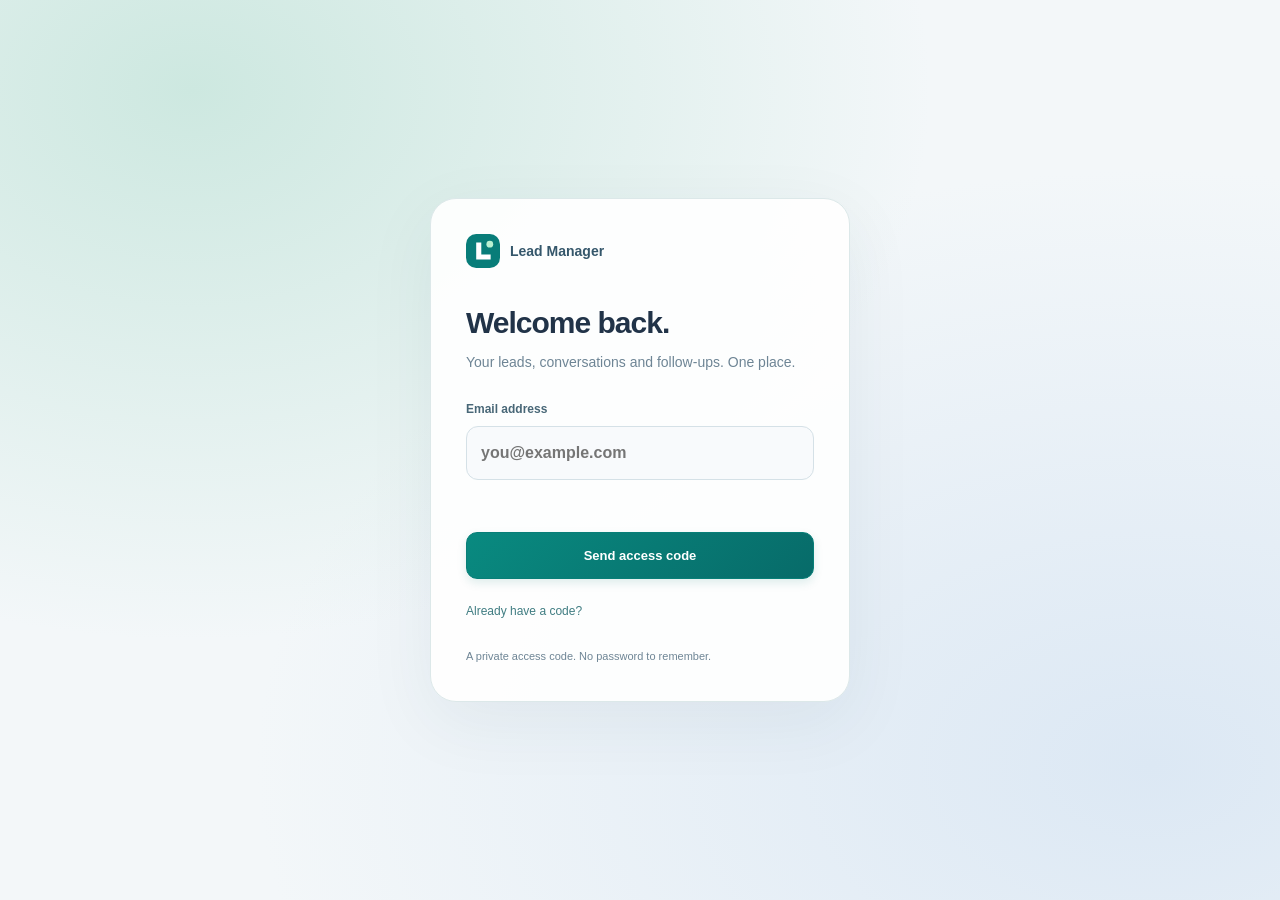
<file: index.html>
<!doctype html><html lang="en"><head><meta charset="UTF-8"><meta name="viewport" content="width=device-width,initial-scale=1,viewport-fit=cover"><title>Lead Manager</title><meta name="referrer" content="no-referrer"><meta http-equiv="Content-Security-Policy" content="default-src 'self'; script-src 'self'; style-src 'self' 'unsafe-inline'; img-src 'self' data:; connect-src 'self' https://script.google.com https://script.googleusercontent.com; frame-src 'self'; object-src 'none'; base-uri 'self'; form-action 'self'"><link rel="icon" href="favicon.svg"><link rel="stylesheet" href="styles.css?v=fddb874aa580"><link rel="stylesheet" href="refinement.css?v=fddb874aa580"><link rel="stylesheet" href="workflow.css?v=fddb874aa580"><link rel="stylesheet" href="polish.css?v=fddb874aa580"><meta name="theme-color" content="#f3f6fa"><meta name="apple-mobile-web-app-capable" content="yes"><meta name="apple-mobile-web-app-status-bar-style" content="default"><meta name="apple-mobile-web-app-title" content="Leads"><link rel="manifest" href="manifest.webmanifest"><link rel="apple-touch-icon" href="app-icon-192.png"><link rel="stylesheet" href="finish.css?v=fddb874aa580"><link rel="stylesheet" href="experience.css?v=fddb874aa580"></head><body><aside id="sidebar" class="sidebar"></aside><div class="workspace"><main id="main"><div class="initial-loading" role="status"><span class="loading-ring"></span><span>Preparing Lead Manager…</span></div></main></div><nav id="mobile-nav" class="mobile-nav" aria-label="Navigation"></nav><div id="dock"></div><div id="toast" class="toast" role="status"></div><dialog id="modal"></dialog><script src="icons.js?v=fddb874aa580"></script><script src="timezones.js?v=fddb874aa580"></script><script src="app.js?v=fddb874aa580"></script><script src="refinement.js?v=fddb874aa580"></script><script src="workflow.js?v=fddb874aa580"></script><script src="business-catalog.js?v=fddb874aa580"></script><script src="polish.js?v=fddb874aa580"></script><script src="finish.js?v=fddb874aa580"></script><script src="session.js?v=fddb874aa580"></script><script src="connected.js?v=fddb874aa580"></script><script src="workflow-core.js?v=fddb874aa580"></script><script src="experience.js?v=fddb874aa580"></script><script src="boot.js?v=fddb874aa580"></script></body></html>
</file>
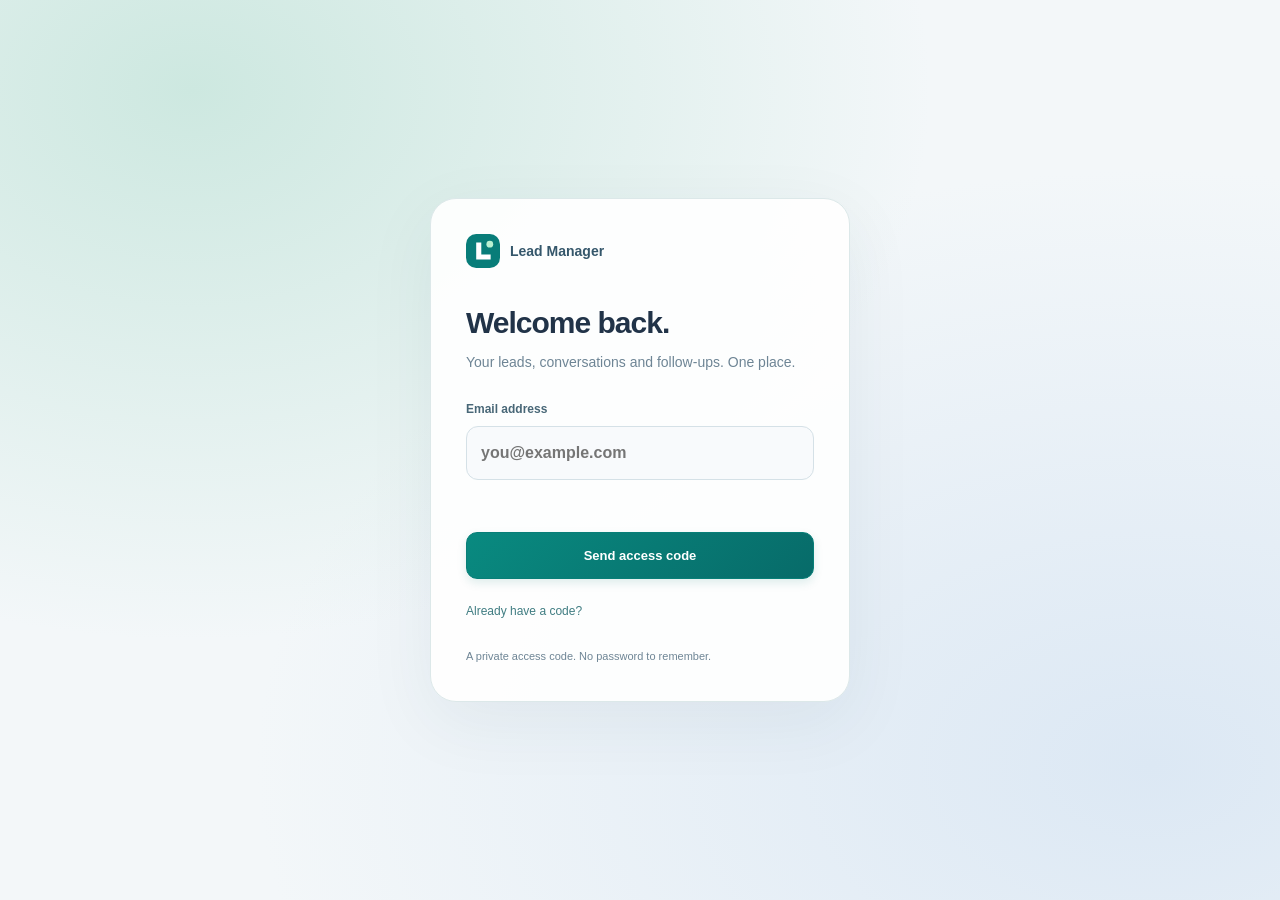
<file: hector.html>
<!doctype html><html lang="en"><head><meta charset="utf-8"><meta name="viewport" content="width=device-width,initial-scale=1"><meta name="referrer" content="no-referrer"><title>Lead Manager</title><script src="legacy-redirect.js"></script></head><body><p>Opening Lead Manager… <a href="./">Continue</a></p></body></html>
</file>
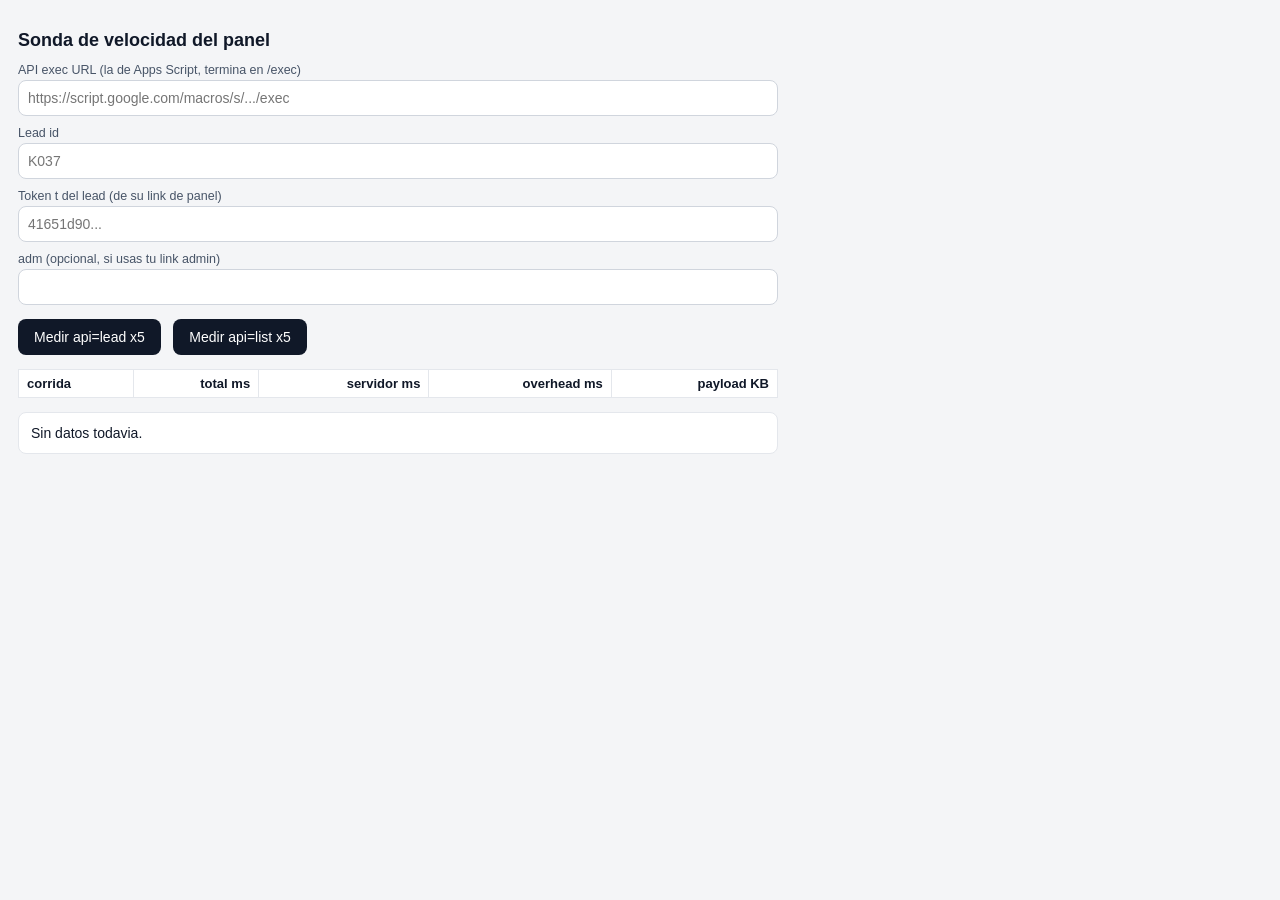
<file: sonda-perf-panel.html>
<!DOCTYPE html>
<!-- ============================================================
     SONDA PERF PANEL (cliente) — mide lo que el servidor no ve:
     total percibido = red + arranque en frio + redirect GAS +
     servidor. servidor = campo ms (motor v24.15.7+).
     overhead = total - servidor  <- el arranque en frio vive aqui.
     Uso: subir este archivo al mismo GitHub Pages de los paneles
     (o abrirlo local), pegar la API exec URL + un id + su t (o adm)
     y correr 5x lead y 5x list EN CADA panel. Pegar el resultado
     a Claude. Borrar el archivo al terminar.
     ============================================================ -->
<html lang="en"><head><meta charset="utf-8">
<meta name="viewport" content="width=device-width,initial-scale=1">
<title>Sonda Perf Panel</title>
<style>
body{font-family:-apple-system,Segoe UI,Roboto,sans-serif;background:#f4f5f7;color:#101828;margin:0;padding:18px;max-width:760px}
h1{font-size:18px}label{display:block;font-size:12.5px;color:#475467;margin:10px 0 3px}
input{width:100%;box-sizing:border-box;padding:9px;border:1px solid #d0d5dd;border-radius:8px;font-size:14px}
button{margin:14px 8px 0 0;padding:10px 16px;border:0;border-radius:8px;background:#101828;color:#fff;font-size:14px;cursor:pointer}
button:disabled{opacity:.5}
table{border-collapse:collapse;width:100%;margin-top:14px;font-size:13px;background:#fff}
th,td{border:1px solid #e4e7ec;padding:6px 8px;text-align:right}
th:first-child,td:first-child{text-align:left}
#veredicto{margin-top:14px;padding:12px;background:#fff;border:1px solid #e4e7ec;border-radius:8px;font-size:14px;white-space:pre-wrap}
</style></head><body>
<h1>Sonda de velocidad del panel</h1>
<label>API exec URL (la de Apps Script, termina en /exec)</label>
<input id="api" placeholder="https://script.google.com/macros/s/.../exec">
<label>Lead id</label><input id="id" placeholder="K037">
<label>Token t del lead (de su link de panel)</label><input id="t" placeholder="41651d90...">
<label>adm (opcional, si usas tu link admin)</label><input id="adm">
<button id="bLead">Medir api=lead x5</button>
<button id="bList">Medir api=list x5</button>
<table id="tbl"><thead><tr><th>corrida</th><th>total ms</th><th>servidor ms</th><th>overhead ms</th><th>payload KB</th></tr></thead><tbody></tbody></table>
<div id="veredicto">Sin datos todavia.</div>
<script>
var RES = [];
function q(x){ return document.getElementById(x); }
function fila(n, tot, srv, kb){
  var ov = (srv === null) ? null : (tot - srv);
  RES.push({tot: tot, srv: srv, ov: ov});
  var tr = document.createElement('tr');
  tr.innerHTML = '<td>' + n + '</td><td>' + tot + '</td><td>' + (srv === null ? '?' : srv) +
    '</td><td>' + (ov === null ? '?' : ov) + '</td><td>' + kb + '</td>';
  q('tbl').tBodies[0].appendChild(tr);
}
function mediana(a){
  if (!a.length) return 0;
  var b = a.slice().sort(function(x, y){ return x - y; });
  return b[Math.floor(b.length / 2)];
}
function veredicto(){
  var tots = [], srvs = [], ovs = [];
  RES.forEach(function(r){
    tots.push(r.tot);
    if (r.srv !== null) { srvs.push(r.srv); ovs.push(r.ov); }
  });
  var mT = mediana(tots), mS = mediana(srvs), mO = mediana(ovs);
  var frio = RES.length > 1 ? (RES[0].tot - mediana(tots.slice(1))) : 0;
  var v = 'Mediana total: ' + mT + 'ms · servidor: ' + mS + 'ms · overhead (red+frio+redirect): ' + mO + 'ms\n';
  v += 'Costo estimado del arranque en frio (corrida 1 vs resto): ' + (frio > 0 ? frio : 0) + 'ms\n\n';
  if (mS > mO && mS > 800) v += 'VEREDICTO: el cuello es el SERVIDOR (' + mS + 'ms) — hay tanda 2 de optimizacion de motor.';
  else if (mO >= mS && mO > 800) v += 'VEREDICTO: el cuello es la INFRAESTRUCTURA (' + mO + 'ms de red + arranque en frio + redirect de Apps Script) — no se arregla con codigo de motor; se mitiga con el prefetch (ya activo en v6.28) y cache-first.';
  else v += 'VEREDICTO: ambos por debajo de 800ms — si el panel aun se siente lento, el tiempo esta en el RENDER del navegador o en un panel viejo cacheado (verificar v6.28 en el fuente).';
  q('veredicto').textContent = v;
}
function correr(api, n, total){
  if (n > total) { veredicto(); q('bLead').disabled = q('bList').disabled = false; return; }
  var url = api + (api.indexOf('?') === -1 ? '?' : '&') + '_=' + Date.now();
  var t0 = Date.now();
  fetch(url, {cache: 'no-store'})
    .then(function(r){ return r.text(); })
    .then(function(txt){
      var tot = Date.now() - t0, srv = null;
      try { var d = JSON.parse(txt); if (d && d.ms !== undefined) srv = d.ms; } catch (e) {}
      fila(n, tot, srv, Math.round(txt.length / 1024));
      setTimeout(function(){ correr(api, n + 1, total); }, 400);
    })
    .catch(function(e){
      fila(n, Date.now() - t0, null, 0);
      q('veredicto').textContent = 'Error de red/CORS: ' + e + ' — si abriste el archivo local y falla, subelo al GitHub Pages de los paneles.';
      q('bLead').disabled = q('bList').disabled = false;
    });
}
function arrancar(tipo){
  var api = q('api').value.trim();
  if (!api) { q('veredicto').textContent = 'Falta la API URL.'; return; }
  var p = 'api=' + tipo;
  if (tipo === 'lead') p += '&id=' + encodeURIComponent(q('id').value.trim()) + '&t=' + encodeURIComponent(q('t').value.trim());
  if (q('adm').value.trim()) p += '&adm=' + encodeURIComponent(q('adm').value.trim());
  RES = [];
  q('tbl').tBodies[0].innerHTML = '';
  q('bLead').disabled = q('bList').disabled = true;
  q('veredicto').textContent = 'Midiendo 5 corridas de api=' + tipo + '...';
  correr(api + '?' + p, 1, 5);
}
q('bLead').addEventListener('click', function(){ arrancar('lead'); });
q('bList').addEventListener('click', function(){ arrancar('list'); });
</script></body></html>
</file>
<file: styles.css>
:root{--ink:#233c4b;--sub:#7e929e;--teal:#087b73;--line:#e0e7ec;--paper:#f5f7fa;--nav:#142c39}*{box-sizing:border-box}body{margin:0;background:var(--paper);color:var(--ink);font:14px/1.5 -apple-system,BlinkMacSystemFont,'Segoe UI',sans-serif}button,input,select,textarea{font:inherit}button{cursor:pointer;color:inherit}button:disabled{opacity:.45;cursor:default}button,a{-webkit-tap-highlight-color:transparent;touch-action:manipulation}button:focus-visible,input:focus-visible,select:focus-visible,textarea:focus-visible{outline:3px solid #7cbbb5;outline-offset:3px}h1,h2,h3,p{margin:0}h1{font-size:27px;letter-spacing:-.8px;line-height:1.3}h2{font-size:17px}h3{font-size:15px}.icon{width:18px;height:18px;fill:none;stroke:currentColor;stroke-width:1.7;stroke-linecap:round;stroke-linejoin:round;vertical-align:middle;flex:none}.muted{color:var(--sub)}.small{font-size:12px}.sidebar{position:fixed;inset:0 auto 0 0;width:184px;background:var(--nav);padding:27px 13px;display:flex;flex-direction:column;z-index:30}.brand{display:flex;align-items:center;gap:9px;color:#fff;font-size:16px;font-weight:650;padding:0 9px 35px;letter-spacing:-.4px}.brand img{width:29px;height:29px}.nav-button{width:100%;display:flex;align-items:center;gap:11px;padding:12px;margin-bottom:6px;color:#b0c3cf;background:transparent;border:0;border-radius:8px;text-align:left;font-size:14px}.nav-button.active{background:#294551;color:#fff}.nav-button.active .icon{color:#8cd8c7}.nav-button:hover{background:#253f4d}.nav-count{margin-left:auto;font-size:11px;background:#3c5562;border-radius:4px;padding:1px 6px}.sidebar-bottom{margin-top:auto;border-top:1px solid #324b59;padding:16px 9px 0;display:flex;align-items:center;gap:9px;color:#d0dee4;font-size:13px}.initials{width:29px;height:29px;border-radius:50%;background:#365562;display:flex;align-items:center;justify-content:center;font-size:11px}.workspace{margin-left:184px}.page{max-width:1800px;margin:auto;padding:30px 30px 60px}.page-title{display:flex;justify-content:space-between;align-items:center;gap:15px;margin-bottom:23px}.title-line{display:flex;gap:10px;align-items:center}.total{font-size:12px;background:#e7edf1;color:#6c818e;padding:3px 8px;border-radius:6px}.snapshot-time{font-size:11px;color:#8c9ba5;margin-top:6px}.btn{display:inline-flex;align-items:center;justify-content:center;gap:7px;padding:9px 13px;min-height:38px;border:1px solid var(--line);border-radius:8px;background:#fff;font-size:13px;font-weight:550;white-space:nowrap}.btn:hover{background:#edf5f3;border-color:#b6cdce}.btn.primary{background:var(--teal);color:#fff;border-color:var(--teal)}.btn.ghost{background:transparent;border:0;color:var(--sub)}.btn.icon-only{width:34px;min-width:34px;padding:7px}.btn.danger{color:#ad534b}.title-actions{display:flex;gap:8px}.tools{display:flex;align-items:center;gap:9px;margin-bottom:17px}.search{position:relative;display:flex;align-items:center;flex:1;max-width:410px}.search>.icon{position:absolute;left:12px;width:16px;color:#8a9aa5}.search input{width:100%;height:40px;border:1px solid var(--line);border-radius:8px;background:#fff;padding:8px 12px 8px 37px;font-size:13px}.sort{height:40px;border:1px solid var(--line);background:#fff;border-radius:8px;padding:0 10px;font-size:12px;color:#647a88}.select-btn{margin-left:auto}.filters{display:flex;gap:5px;align-items:center;overflow:auto;scrollbar-width:none;margin-bottom:20px;padding:2px 0 4px}.filters::-webkit-scrollbar{display:none}.filter{white-space:nowrap;display:flex;gap:7px;align-items:center;background:transparent;border:1px solid transparent;border-radius:7px;padding:7px 11px;min-height:35px;font-size:12px;color:#788b98}.filter.active{background:#fff;border-color:var(--line);color:var(--teal);font-weight:650}.filter span{background:#e8edf0;color:#7c8b94;border-radius:4px;padding:1px 5px;font-size:10px}.filter.active span{background:#e6f4ee;color:var(--teal)}.cards{display:grid;grid-template-columns:repeat(4,minmax(0,1fr));gap:12px}.lead-card{min-width:0;display:flex;flex-direction:column;background:#fff;border:1px solid var(--line);border-radius:10px;overflow:hidden;position:relative;cursor:pointer;transition:border-color .15s,box-shadow .15s}.lead-card:hover{border-color:#9bbfbf;box-shadow:0 4px 12px #18364209}.lead-card.new{border-color:#add5c5}.lead-card.new:before{content:'';position:absolute;inset:0 0 auto;height:2px;background:#49ae91}.lead-card.selected{background:#f0f8f4;border-color:#459c84}.card-header{display:flex;align-items:center;justify-content:space-between;gap:8px;padding:13px 15px 8px}.card-id{font-size:10px;color:#91a0aa;letter-spacing:.3px}.badge{display:inline-flex;align-items:center;gap:4px;padding:3px 7px;border-radius:4px;font-size:10px;font-weight:600;background:#eef2f5;color:#708592;white-space:nowrap}.badge .icon{width:11px;height:11px}.badge.new{background:#e6f4eb;color:#2b8061}.badge.quoted{background:#eaf1fc;color:#366abd}.badge.follow-up{background:#fff2df;color:#a36819}.badge.bound-sold{background:#e8f2e9;color:#4b7751}.badge.declined,.badge.dead-lost{background:#f7ece9;color:#a06c5c}.card-body{flex:1;border:0;background:transparent;text-align:left;display:block;width:100%;padding:0 15px 10px;min-width:0}.card-name{display:block;font-size:16px;line-height:1.35;letter-spacing:-.2px;font-weight:650;overflow-wrap:anywhere}.card-business{display:-webkit-box;-webkit-line-clamp:2;-webkit-box-orient:vertical;overflow:hidden;font-size:12px;line-height:1.5;color:#71838f;margin-top:4px}.card-type{display:block;font-size:11px;color:#8b9ca6;margin-top:8px;white-space:nowrap;overflow:hidden;text-overflow:ellipsis}.card-coverages{display:flex;flex-wrap:wrap;gap:4px;padding:0 15px 12px;min-height:27px}.cov{font-size:10px;border:1px solid #e7edf1;border-radius:4px;background:#f6f8fa;color:#6e818e;padding:2px 6px}.card-footer{display:flex;justify-content:space-between;align-items:center;gap:6px;padding:8px 15px;border-top:1px solid #edf1f4;background:#fcfdfe;font-size:10px;color:#8b9ca7;min-height:33px}.card-footer span{display:inline-flex;gap:4px;align-items:center}.card-footer .icon{width:12px;height:12px}.card-footer .follow-time{color:#a87829}.card-select,.selection-check{width:17px;height:17px;accent-color:var(--teal);margin:0}.list-bottom{display:flex;justify-content:space-between;align-items:center;padding:24px 0;color:#8496a1;font-size:12px}.bulk{position:sticky;bottom:18px;background:#173543;color:#fff;z-index:35;border:1px solid #2f4d59;border-radius:11px;padding:12px 16px;display:flex;gap:12px;align-items:center;box-shadow:0 8px 25px #112c3825;margin-top:16px}.bulk strong{font-size:13px}.bulk .btn{background:#294b58;color:#eff6f7;border-color:#456270}.bulk .btn.primary{background:#fff;color:#17685e}.spacer{flex:1}.select-line{display:flex;justify-content:space-between;align-items:center;margin-bottom:15px;color:#718793;font-size:12px}.select-line label{display:flex;align-items:center;gap:8px}.mobile-nav{display:none}.empty{grid-column:1/-1;text-align:center;padding:60px 20px;color:#80939f;background:white;border:1px dashed #d4dfe5;border-radius:10px}.empty h2{margin-bottom:7px;color:#506c7b}.empty p{font-size:13px}.empty .btn{margin-top:18px}.fresh-banner{display:flex;align-items:center;gap:10px;border:1px solid #a6d2c2;background:#e5f5ec;color:#31795f;border-radius:8px;padding:12px 15px;margin-bottom:17px;font-size:13px}.fresh-banner .btn{margin-left:auto;font-size:12px;min-height:31px}.fresh-animate{animation:arrive .55s ease}@keyframes arrive{from{opacity:.3;transform:translateY(-10px)}to{opacity:1;transform:none}}
.detail{max-width:1570px;margin:auto}.detail-head{position:sticky;top:0;z-index:25;background:var(--paper);border-bottom:1px solid var(--line);padding:20px 30px}.head-top{display:flex;align-items:center;justify-content:space-between;gap:20px;margin-bottom:17px}.back{display:flex;gap:6px;align-items:center;padding:0;border:0;background:transparent;color:#6b818e;font-size:12px;min-height:30px}.head-nav{display:flex;gap:5px;align-items:center}.head-nav>span{font-size:11px;color:#91a0aa;margin-right:7px}.identity-line{display:flex;align-items:center;justify-content:space-between;gap:25px}.identity{min-width:0}.id-status{display:flex;gap:9px;align-items:center;margin-bottom:6px;font-size:10px;color:#8a9ba5}.identity h1{font-size:28px;overflow-wrap:anywhere}.identity .business{font-size:14px;color:#70838e;margin-top:5px;overflow-wrap:anywhere}.client-clock{flex:none;text-align:right;min-width:150px;border-left:1px solid #dce4e9;padding-left:25px}.clock-label{display:block;font-size:10px;text-transform:uppercase;letter-spacing:1px;color:#78919d}.clock-value{font-size:26px;font-variant-numeric:tabular-nums;letter-spacing:-.5px;color:var(--teal);line-height:1.4;white-space:nowrap}.clock-zone{display:block;font-size:11px;color:#7d939f}.contact-actions{display:flex;align-items:center;gap:7px;margin-top:18px}.phone-label{font-size:13px;color:#8295a0;margin-left:10px}.right-actions{display:flex;gap:7px;margin-left:auto}.detail-body{padding:20px 30px 55px}.detail-tabs{display:flex;gap:23px;border-bottom:1px solid var(--line);margin-bottom:22px}.detail-tab{background:transparent;border:0;border-bottom:2px solid transparent;color:#7c919e;font-size:13px;min-height:37px;padding:0 0 12px}.detail-tab.active{color:var(--teal);font-weight:600;border-color:var(--teal)}.info-grid{display:grid;grid-template-columns:minmax(0,1.55fr) minmax(280px,1fr);gap:22px;align-items:start}.info-paper{background:white;border:1px solid var(--line);border-radius:10px;overflow:hidden}.info-section{padding:21px 23px}.info-section+.info-section{border-top:1px solid #e5ebef}.section-label{font-size:12px;font-weight:650;color:#476371;margin-bottom:12px;display:flex;gap:8px;align-items:center}.section-label .icon{width:15px;height:15px;color:#819ca8}.field-row{display:grid;grid-template-columns:minmax(110px,.8fr) minmax(0,1.2fr);align-items:start;gap:20px;padding:9px 0;font-size:13px;border-bottom:1px solid #f0f3f5}.field-row:last-child{border:0}.field-row dt{color:#7e919c;line-height:1.6}.field-row dd{margin:0;text-align:right;font-weight:500;color:#354e5c;overflow-wrap:anywhere;line-height:1.6;white-space:pre-wrap}.field-row.description{display:block}.field-row.description dd{text-align:left;font-weight:400;margin-top:6px;line-height:1.75}.copy{border:0;background:transparent;padding:0;color:inherit;text-align:inherit;font:inherit}.copy:hover{color:var(--teal)}dl{margin:0}.side-section{background:white;border:1px solid var(--line);border-radius:10px;padding:20px;margin-bottom:16px}.note-source{font-size:13px;line-height:1.8;color:#627985;white-space:pre-wrap;overflow-wrap:anywhere}.notes-important{background:#fffaf0;border-color:#ede1c5}.notes-important .section-label{color:#997333}.coverage-pills{display:flex;flex-wrap:wrap;gap:6px}.coverage-pills .cov{font-size:12px;padding:4px 8px}.research-buttons{display:flex;gap:8px;flex-wrap:wrap;margin-top:16px}.research-buttons .btn{flex:1;font-size:12px}.current-status{display:flex;align-items:center;justify-content:space-between;gap:10px}.side-label{font-size:12px;color:#8095a1;margin-bottom:10px}.schedule-data{display:flex;align-items:center;justify-content:space-between;gap:12px;font-size:13px}.schedule-data strong{font-size:14px;font-weight:550}.schedule-data p{font-size:12px;color:#7d939f;margin-top:4px}.note-input{display:block;width:100%;min-height:100px;resize:vertical;border:1px solid #d9e3e9;border-radius:7px;padding:11px;font-size:14px;color:var(--ink)}.note-footer{display:flex;align-items:center;justify-content:space-between;gap:10px;margin-top:10px}.note-footer span{font-size:10px;color:#90a1aa}.note-footer .btn{min-height:32px;font-size:12px}.timeline{list-style:none;margin:0;padding:0}.activity-item{display:flex;gap:14px;align-items:flex-start;padding:19px 0;border-bottom:1px solid #e7edf1}.activity-item:last-child{border:0}.event-icon{width:30px;height:30px;border-radius:8px;background:#ebf1f4;color:#718c9b;display:flex;align-items:center;justify-content:center;flex:none}.event-icon .icon{width:15px;height:15px}.event-content{min-width:0;flex:1}.event-top{display:flex;align-items:center;justify-content:space-between;gap:12px}.event-title{font-size:12px;font-weight:550;color:#5f7d8d}.event-time{font-size:11px;color:#90a0aa;white-space:nowrap}.event-lead{display:block;border:0;background:transparent;font-size:14px;font-weight:650;padding:0;color:#263f4f;margin:5px 0 2px;text-align:left}.event-business{font-size:12px;color:#8a9ba5;margin-bottom:6px}.event-text{font-size:13px;color:#68808f;line-height:1.7;overflow-wrap:anywhere;white-space:pre-wrap}.activity-paper{max-width:1050px;background:white;border:1px solid var(--line);border-radius:10px;padding:0 22px}.history-counts{display:flex;gap:12px;color:#8295a2;font-size:12px;padding:12px 0;margin-bottom:5px}.follow-tools{display:flex;gap:8px;align-items:center;flex-wrap:wrap;margin-bottom:19px}.date-range{display:flex;gap:7px;align-items:center;font-size:12px;color:#8a9da8}.date-range input{border:1px solid var(--line);background:white;border-radius:7px;padding:8px;font-size:12px;color:#597384;min-height:38px}.follow-list{background:white;border:1px solid var(--line);border-radius:10px;overflow:hidden}.follow-row{display:grid;grid-template-columns:22px 125px minmax(0,1fr) minmax(100px,.7fr) 75px;gap:16px;align-items:center;padding:17px 20px;border-bottom:1px solid #edf1f3;font-size:13px}.follow-row:last-child{border:0}.follow-date{font-size:13px;color:#567689}.follow-date.past{color:#b3792d}.follow-date span{display:block;font-size:11px;color:#8c9eaa;margin-top:2px}.follow-client{border:0;background:transparent;padding:0;text-align:left;font-size:14px;font-weight:600;color:#304d5e}.follow-business{font-size:12px;color:#8c9ca7;margin-top:3px;white-space:nowrap;overflow:hidden;text-overflow:ellipsis}.follow-note{font-size:12px;color:#7d939f}.follow-header{font-size:10px;text-transform:uppercase;color:#96a5ae;background:#fafcfd;padding-top:12px;padding-bottom:12px}.follow-summary{font-size:12px;color:#8a9aa5;margin-bottom:17px}.toast{position:fixed;bottom:25px;left:calc(50% + 80px);transform:translate(-50%,18px);background:#193847;color:#fff;padding:13px 19px;font-size:13px;border-radius:9px;z-index:110;pointer-events:none;opacity:0;transition:opacity .18s,transform .18s;max-width:calc(100% - 30px)}.toast.show{opacity:1;transform:translate(-50%,0)}dialog{padding:0;border:1px solid var(--line);border-radius:15px;width:calc(100% - 32px);max-width:500px;max-height:90dvh;color:var(--ink);box-shadow:0 20px 90px #16324033}dialog[open]{display:flex;flex-direction:column;overflow:hidden}dialog::backdrop{background:#11263755;backdrop-filter:blur(3px)}.modal-open{overflow:hidden}.modal-header{padding:22px 23px 18px;display:flex;justify-content:space-between;gap:12px;border-bottom:1px solid var(--line);flex:none}.modal-header h2{font-size:21px;letter-spacing:-.4px}.modal-header p{font-size:12px;color:#8b9ca6;margin-top:5px}.modal-body{padding:21px 23px;overflow:auto;min-height:0}.modal-footer{padding:15px 23px;display:flex;gap:8px;justify-content:flex-end;border-top:1px solid var(--line);background:#fafcfd;flex:none}.form-field{display:block;font-size:13px;font-weight:550;margin-bottom:17px}.form-field input,.form-field textarea,.form-field select{display:block;width:100%;margin-top:7px;padding:10px 12px;border:1px solid #d6e1e7;border-radius:7px;font-size:14px;min-height:41px;background:white;color:var(--ink)}.form-field textarea{min-height:95px;resize:vertical}.optional{font-weight:400;color:#91a1ab;font-size:12px}.form-grid{display:grid;grid-template-columns:1fr 1fr;gap:12px}.quick-dates{display:flex;gap:6px;margin-bottom:19px}.quick-dates .btn{font-size:12px;min-height:33px;padding:6px 10px}.helper{font-size:12px;color:#8b9da8;line-height:1.7}.error{font-size:12px;color:#b35750;margin-top:11px}.modal-phone{font-size:25px;font-weight:550;text-align:center;padding:10px 0 20px}.choices{display:grid;grid-template-columns:1fr 1fr;gap:8px}.choice{border:1px solid var(--line);background:white;border-radius:8px;padding:13px;font-size:13px}.choice.selected{color:var(--teal);background:#e6f4ee;border-color:#8ebdac}.tree-section{border:1px solid var(--line);border-radius:8px;padding:10px 13px;margin:8px 0;font-size:13px}.tree-section summary{cursor:pointer;font-weight:600;color:#567788;overflow-wrap:anywhere}.tree-value{font-size:12px;color:#718b9b;line-height:1.7;padding:8px 0;white-space:pre-wrap;overflow-wrap:anywhere}.tree-leaf{border-bottom:1px solid #edf1f3;padding:9px 0;display:grid;grid-template-columns:1fr 1.5fr;gap:15px;font-size:12px;overflow-wrap:anywhere}.tree-leaf span{color:#91a1ab}.tree-leaf strong{font-weight:400;color:#516f80}.dock{display:none}.importing{padding:70px 35px;color:#698593;font-size:15px}.record-note{font-size:10px;color:#9caab2;padding-top:20px}.connection-note{padding:9px 20px;font-size:12px;background:#fff2dd;color:#a2712c}.undo{color:white;border:0;background:transparent;font-weight:650;text-decoration:underline;margin-left:12px;font-size:12px;pointer-events:auto}
@media(max-width:1450px){.cards{grid-template-columns:repeat(3,minmax(0,1fr))}}@media(min-width:1750px){.cards{grid-template-columns:repeat(5,minmax(0,1fr))}}@media(max-width:1150px){.sidebar{width:160px;padding-left:10px;padding-right:10px}.workspace{margin-left:160px}.brand{font-size:14px}.page{padding:26px 23px}.cards{gap:10px}.card-name{font-size:15px}.info-grid{grid-template-columns:minmax(0,1.2fr) minmax(265px,1fr);gap:17px}.detail-head{padding-left:23px;padding-right:23px}.detail-body{padding:18px 23px}.identity h1{font-size:25px}.client-clock{min-width:145px;padding-left:20px}.clock-value{font-size:23px}.phone-label{display:none}.follow-row{gap:12px;grid-template-columns:20px 105px minmax(0,1fr) 65px}.follow-note{display:none}}@media(max-width:950px) and (min-width:701px){.sidebar{width:76px;padding:25px 10px}.brand{padding:0 13px 28px}.brand span,.nav-button>span,.sidebar-bottom{display:none}.nav-button{justify-content:center;padding:12px}.workspace{margin-left:76px}.cards{grid-template-columns:repeat(2,minmax(0,1fr))}.info-grid{grid-template-columns:1fr}.detail-side{display:grid;grid-template-columns:1fr 1fr;gap:15px}.side-section{margin:0}.notes-important{grid-column:1/-1}}
@media(max-width:700px){body{font-size:15px}.sidebar{display:none}.workspace{margin-left:0}.page{padding:23px 17px 98px}.page-title{margin-bottom:21px}.page-title h1{font-size:29px;letter-spacing:-.9px}.snapshot-time{display:none}.page-title .title-actions .btn{min-height:34px;font-size:12px;padding:7px 10px}.total{font-size:11px}.tools{margin-bottom:13px;gap:8px}.search{max-width:none}.search input{font-size:16px;height:44px;background:#eaf0f4;border-color:#eaf0f4;border-radius:11px}.sort{width:44px;max-width:44px;font-size:0;height:44px;border-radius:10px;background:#eaf0f4;border-color:#eaf0f4;padding:0 10px}.sort option{font-size:14px}.select-btn{font-size:12px!important;padding:8px 10px!important;min-height:40px!important}.filters{gap:5px;margin-right:-17px;padding-right:17px;margin-bottom:18px;min-height:39px}.filter{font-size:13px;padding:7px 10px;border-radius:8px}.filter.active{background:#e3f1ed;border-color:#d4e7de;color:#26755e}.cards{grid-template-columns:1fr;gap:10px}.lead-card{border-radius:12px}.lead-card.new:before{inset:0 auto 0 0;width:3px;height:auto}.card-header{padding:13px 15px 6px}.card-body{padding:0 15px 10px}.card-name{font-size:18px;line-height:1.3}.card-business{font-size:13px;-webkit-line-clamp:1}.card-type{display:none}.card-coverages{padding:0 15px 11px;min-height:0}.cov{font-size:10px}.card-footer{font-size:10px}.list-bottom{padding:21px 0 5px;font-size:11px}.list-bottom .btn{font-size:12px;min-height:37px}.mobile-nav{position:fixed;bottom:0;left:0;right:0;display:flex;align-items:center;justify-content:space-around;padding:8px 15px calc(9px + env(safe-area-inset-bottom));background:#ffffffee;backdrop-filter:blur(16px);border-top:1px solid #e1e8ed;z-index:50}.mobile-nav button{display:flex;flex-direction:column;align-items:center;justify-content:center;gap:4px;background:transparent;border:0;font-size:10px;min-width:90px;min-height:44px;color:#95a5ae}.mobile-nav button .icon{width:22px;height:22px}.mobile-nav button.active{color:var(--teal);font-weight:600}.bulk{position:fixed;bottom:76px;left:12px;right:12px;margin:0;padding:10px 12px;gap:8px;border-radius:12px}.bulk strong{font-size:12px}.bulk .btn{font-size:12px;padding:8px 9px}.bulk .btn.ghost{display:none}.detail-head{padding:12px 17px 15px;background:#fff;box-shadow:0 3px 15px #15374904}.head-top{margin-bottom:8px;gap:12px}.back{font-size:12px;min-height:30px}.head-nav>span{display:none}.head-nav .btn{width:29px;min-width:29px;min-height:29px;padding:5px}.head-nav .icon{width:15px}.identity-line{gap:12px;align-items:flex-start}.identity{flex:1;min-width:0}.id-status{font-size:9px;gap:6px;margin-bottom:6px;flex-wrap:wrap}.id-status .badge{font-size:9px;padding:2px 6px}.identity h1{font-size:23px;letter-spacing:-.6px;line-height:1.2}.identity .business{font-size:12px;line-height:1.5;margin-top:5px;display:-webkit-box;-webkit-line-clamp:2;-webkit-box-orient:vertical;overflow:hidden}.client-clock{border:0;padding:0;text-align:right;min-width:105px;margin-top:2px}.clock-label{font-size:9px;letter-spacing:.6px}.clock-value{font-size:20px;letter-spacing:-.6px;line-height:1.55}.clock-zone{font-size:10px}.contact-actions{display:none}.detail-body{padding:0 16px 115px}.detail-tabs{margin:0 -16px 18px;padding:0 18px;gap:24px;background:#fff}.detail-tab{font-size:13px;min-height:45px;padding:12px 0 10px}.info-grid{display:flex;flex-direction:column;gap:15px}.info-paper{width:100%;border-radius:12px}.info-section{padding:18px 16px}.section-label{font-size:12px;margin-bottom:10px}.field-row{grid-template-columns:minmax(95px,.8fr) minmax(0,1.2fr);font-size:13px;gap:15px;padding:10px 0}.field-row dd{font-size:14px}.field-row.description dd{font-size:14px}.detail-side{display:flex;flex-direction:column;gap:15px;width:100%}.side-section{margin:0;padding:17px;border-radius:12px}.notes-important{order:-1}.note-source{font-size:14px}.note-input{font-size:16px;min-height:90px}.note-footer .btn{min-height:38px}.detail-view .mobile-nav{display:none}.dock{position:fixed;bottom:0;left:0;right:0;display:grid;grid-template-columns:1fr 1fr 1.2fr;gap:8px;padding:10px 13px calc(10px + env(safe-area-inset-bottom));background:#fffffff2;backdrop-filter:blur(16px);border-top:1px solid var(--line);z-index:55}.dock .btn{min-height:46px;font-size:13px;padding:10px 5px;gap:6px;border-radius:10px}.dock .btn .icon{width:17px;height:17px}.dock .whatsapp{background:#eef7f1;border-color:#dcece2;color:#397c5c}.mobile-detail-actions{display:flex;gap:8px;margin-bottom:17px}.mobile-detail-actions .btn{flex:1;font-size:12px;min-height:37px}.activity-item{gap:11px;padding:17px 0}.activity-paper{padding:0 15px}.event-top{gap:6px;align-items:flex-start}.event-title{font-size:11px}.event-time{font-size:10px}.event-lead{font-size:14px}.event-business{font-size:11px}.event-text{font-size:13px}.event-icon{width:27px;height:27px}.history-counts{font-size:11px;gap:9px;flex-wrap:wrap}.follow-tools{margin-bottom:15px;gap:7px}.date-range{width:100%;display:grid;grid-template-columns:1fr 10px 1fr;margin-top:2px}.date-range input{min-width:0;font-size:13px;min-height:41px;width:100%}.follow-row{grid-template-columns:18px 1fr 60px;gap:12px;padding:15px}.follow-header{display:none}.follow-date{grid-column:2;font-size:12px;grid-row:2;margin-top:-6px;display:flex;gap:5px;flex-wrap:wrap}.follow-date span{font-size:11px;margin:0}.follow-row>input{grid-column:1;grid-row:1/3}.follow-person{grid-column:2;grid-row:1}.follow-client{font-size:14px}.follow-business{font-size:12px;max-width:220px}.follow-row>.btn{grid-column:3;grid-row:1/3;padding:7px;min-height:34px;font-size:11px}.follow-note{display:none}.follow-summary{font-size:11px;line-height:1.6}.toast{left:50%;bottom:87px;font-size:12px;width:max-content;max-width:calc(100% - 26px)}dialog{width:100%;max-width:100%;max-height:90dvh;margin:auto 0 0;border-radius:19px 19px 0 0;border-bottom:0}.modal-header{padding:19px 20px 15px}.modal-body{padding:19px 20px}.modal-footer{padding:14px 20px calc(14px + env(safe-area-inset-bottom))}.modal-footer .btn{min-height:44px;flex:1}.form-field input,.form-field textarea,.form-field select{font-size:16px}.quick-dates .btn{min-height:36px}.fresh-banner{font-size:12px;padding:11px 13px}.record-note{font-size:10px}.research-buttons .btn{min-height:39px}}
@media(min-width:701px){.mobile-detail-actions{display:none}}@media(prefers-reduced-motion:reduce){*,*:before,*:after{animation:none!important;transition:none!important;scroll-behavior:auto!important}}

.research-modal{width:min(900px,95vw)}.research-modal .modal-body{padding:0;overflow:hidden}.research-modal iframe{width:100%;height:65vh;border:0;display:block}@media(max-width:700px){.research-modal{width:100%}.research-modal iframe{height:65dvh}}

.research-modal{max-width:900px}@media(max-width:700px){.info-grid{display:flex;flex-direction:column}.detail-side{display:contents}.info-grid>.info-paper{order:2}.info-grid .side-section{order:3}.info-grid .notes-important{order:0}.info-grid .detail-side>.side-section:has(.coverage-pills){order:1}}

@media(max-width:700px){.info-grid .side-section{width:100%}}
</file>
<file: refinement.css>
:root{--ink:#213348;--sub:#6c8094;--teal:#087f78;--paper:#f3f6fa;--line:#dfe7ef}body{background:radial-gradient(ellipse at 85% 0,#e5eefb70,transparent 55%),var(--paper)}.sidebar{background:linear-gradient(165deg,#132e45,#193c48 65%,#154840);box-shadow:4px 0 24px #18334c09}.brand{padding-bottom:32px}.nav-button{border-radius:11px;transition:background .2s,transform .2s}.nav-button.active{background:#ffffff16;box-shadow:inset 3px 0 #68d6b6}.nav-button:hover{transform:translateX(2px)}.page-title{margin-bottom:19px}.page-title h1{font-size:31px;letter-spacing:-1.2px}.total{background:#e0ecec;color:#246c67;font-weight:700}.snapshot-time{color:#6f8498}.btn{border-radius:11px;transition:transform .16s,box-shadow .16s,background .16s}.btn:active{transform:scale(.97)}.btn.primary{background:linear-gradient(135deg,#098a80,#076b69);box-shadow:0 4px 10px #087b7320}.search input{border-radius:12px;box-shadow:0 2px 3px #23374d03}.filters{gap:7px}.filter{border-radius:10px;color:#61768b}.filter.active{background:#173e51;color:white;border-color:#173e51;box-shadow:0 3px 8px #173e5112}.filter.active span{color:#e1fff7;background:#ffffff20}.filter[data-filter="Quoted"].active{background:#6353b5;border-color:#6353b5}.filter[data-filter="closed"].active{background:#855f6c;border-color:#855f6c}.cards{gap:14px}.lead-card{border-radius:16px;box-shadow:0 2px 4px #172d4605,0 8px 24px #172d4604;transition:transform .2s,border-color .2s,box-shadow .2s;animation:cardIn .32s both}.lead-card:hover{transform:translateY(-3px);box-shadow:0 9px 24px #213c5812;border-color:#a4bccc}.lead-card:nth-child(3n+2){animation-delay:35ms}.lead-card:nth-child(3n+3){animation-delay:70ms}.card-header{padding:12px 14px 8px;gap:8px}.business-icon{width:36px;height:36px;border-radius:11px;display:inline-flex;justify-content:center;align-items:center;flex:none;box-shadow:inset 0 0 0 1px #ffffff60}.business-icon .icon{width:20px;height:20px;stroke-width:1.7}.violet .business-icon,.business-icon.violet{background:#eee8ff;color:#7857b8}.blue .business-icon,.business-icon.blue{background:#e2efff;color:#427ec1}.green .business-icon,.business-icon.green{background:#e3f3e6;color:#48945b}.orange .business-icon,.business-icon.orange{background:#fff0de;color:#c2853e}.rose .business-icon,.business-icon.rose{background:#fce7ef;color:#b45d84}.cyan .business-icon,.business-icon.cyan{background:#def4f4;color:#278d98}.amber .business-icon,.business-icon.amber{background:#fff1d6;color:#b88c32}.card-header .badge,.card-header .card-select{margin-left:auto}.card-id{font-size:10px;color:#7990a1}.card-body{padding:0 14px 9px}.card-name{font-size:17px;letter-spacing:-.35px;color:#25384d}.card-business{font-size:12px;color:#5f7489;-webkit-line-clamp:1}.card-type{font-size:10px;margin-top:7px;color:#8294a3}.card-coverages{padding:0 14px 10px}.cov{border:0;background:#eef3f7;color:#62788b;border-radius:5px;font-size:10px;padding:3px 6px}.card-footer{padding:7px 14px;font-size:10px;background:#f9fbfd;color:#768c9c}.card-arrow{color:#75959d}.badge{border-radius:6px;padding:4px 7px;font-size:10px}.badge.not-reached{background:#fff3df;color:#a77b29}.badge.contacted{background:#e4f3f4;color:#367e86}.badge.called{background:#e6eefb;color:#527bb0}.badge.opened{background:#eaeef7;color:#6f7ca0}.badge.quoted{background:#efe9ff;color:#805bb7}.badge.bound-sold{background:#dcf5e9;color:#31876a}.badge.declined,.badge.dead-lost{background:#f7ebef;color:#aa7684}.lead-card.new{box-shadow:0 0 0 1px #74cdb060,0 8px 25px #44ad8d15}.fresh-animate{animation:newArrival .65s cubic-bezier(.16,1,.3,1)}.fresh-banner{background:linear-gradient(105deg,#dcf6ea,#eef6ff);border-color:#bbdfd2;border-radius:13px;animation:cardIn .4s}.detail-head{background:#f6f9fcf5;backdrop-filter:blur(18px)}.detail-business-icon{float:left;margin:2px 13px 8px 0}.detail-business-icon .business-icon{width:47px;height:47px;border-radius:14px}.identity h1{font-size:28px}.client-clock{border:1px solid #cae7df;background:linear-gradient(120deg,#e3f5ed,#e6f3f6);padding:10px 17px;border-radius:14px;min-width:160px}.clock-label{color:#53867f;font-weight:650}.clock-zone{color:#5a8c85}.info-paper{background:transparent;border:0;overflow:visible}.info-section{background:#fff;border:1px solid var(--line);border-radius:15px;margin-bottom:16px;box-shadow:0 3px 10px #233d5303}.info-section+.info-section{border:1px solid var(--line)}.section-label{color:#344e64;font-size:13px}.section-label .icon{color:#548b9e;background:#edf4f7;width:27px;height:27px;padding:5px;border-radius:8px}.field-row dt{color:#72879a;font-size:12px}.field-row dd{color:#2e465a;font-size:14px}.field-row.description dd{background:#f5f8fb;border-radius:9px;padding:11px 13px;line-height:1.65}.side-section{border-radius:15px;box-shadow:0 3px 10px #233d5303}.notes-important{background:#fffcf3;border-color:#eddfba;border-left:3px solid #dfbe67}.note-source{color:#6d715f;line-height:1.7}.coverage-pills .cov{background:#e8f3f1;color:#448578}.detail-tab{font-weight:600}.event-icon{background:#e7f0f5;color:#46819b;border-radius:10px}.activity-item:has(.event-title){animation:cardIn .25s}.event-text{color:#5e7689}.history-counts span{background:#e8eff8;color:#537393;padding:9px 13px;border-radius:10px}.agenda-layout{display:grid;grid-template-columns:290px minmax(0,1fr);gap:24px;align-items:start}.agenda-sidebar{position:sticky;top:24px}.agenda-list{min-width:0}.agenda-list .tools{margin-bottom:15px}.calendar-card{background:white;border:1px solid #dce6ef;border-radius:18px;padding:18px;box-shadow:0 8px 26px #2d4a6607}.calendar-head{display:flex;align-items:center;justify-content:space-between;margin-bottom:19px;color:#2f485e}.calendar-head strong{font-size:15px;letter-spacing:-.3px}.calendar-head>div{display:flex;gap:5px}.cal-arrow{border:0;background:#f0f4f8;width:29px;height:29px;border-radius:9px;display:inline-flex;align-items:center;justify-content:center}.cal-arrow .icon{width:14px;height:14px}.calendar-week,.calendar-days{display:grid;grid-template-columns:repeat(7,minmax(0,1fr));gap:4px;text-align:center}.calendar-week{font-size:10px;color:#8a9aaa;margin-bottom:10px;font-weight:650}.cal-day{border:0;background:transparent;border-radius:10px;min-height:36px;color:#516b81;font-size:12px;position:relative;padding:4px;display:flex;align-items:center;justify-content:center;flex-direction:column;gap:1px}.cal-day:hover{background:#eaf4f3}.cal-day.is-today{box-shadow:inset 0 0 0 1px #7cbdb3;color:#218877;font-weight:700}.cal-day.is-selected{background:#127e77;color:#fff;box-shadow:0 3px 9px #12847625}.cal-day i{width:13px;height:13px;line-height:13px;background:#e4e7ff;color:#6961a8;font-style:normal;border-radius:50%;font-size:8px;position:absolute;bottom:1px;right:1px}.calendar-clear{width:100%;margin-top:10px;color:#567b88;background:transparent}.follow-row{grid-template-columns:18px 90px minmax(0,1fr) 65px;padding:17px 14px;gap:12px}.follow-row .follow-note{display:none}.follow-list{border-radius:15px}.follow-header{background:#eff4f8}.follow-tools .date-range{flex-wrap:wrap}.follow-tools input{max-width:145px}.follow-summary{font-size:11px}.agenda-list .filters{flex-wrap:wrap;gap:3px}.agenda-list .filter{font-size:11px;padding:7px 8px}.follow-client{font-size:13px}.follow-date.past{color:#c77b4b}.follow-row:has(.past){box-shadow:inset 3px 0 #e3ad71}.modal-header{background:linear-gradient(110deg,#f0f7fa,#f3f1fb);border:0;padding:24px}.modal-header h2{color:#263e56;font-size:24px;letter-spacing:-.7px}.modal-header p{color:#71889c}.modal-header>.btn{background:#ffffff90;border-color:#dce5ec;border-radius:50%;height:34px;min-height:34px}.modal-footer{background:#fff;border-top:1px solid #edf1f5;padding:17px 24px}.modal-footer .btn{min-height:43px}.modal-body{padding:22px 24px}.status-modal,.schedule-modal{border:0;max-width:520px;border-radius:24px;box-shadow:0 30px 100px #122c4650;animation:sheetIn .25s cubic-bezier(.16,1,.3,1)}dialog::backdrop{background:#19304960;backdrop-filter:blur(6px)}.status-options{display:grid;grid-template-columns:1fr 1fr;gap:8px;margin-bottom:20px}.status-option{display:flex;align-items:center;gap:9px;border:1px solid #e2e9f0;background:#fff;border-radius:12px;padding:11px 9px;text-align:left;font-size:12px;font-weight:550;min-height:58px;transition:background .18s,box-shadow .18s,transform .18s}.status-option:hover{background:#f6f9fc;transform:translateY(-1px)}.status-option.chosen{border-color:#50aa99;background:#eff9f5;box-shadow:0 0 0 2px #d7eee6}.status-symbol{width:31px;height:31px;display:flex;align-items:center;justify-content:center;border-radius:10px;background:#e5f2f4;color:#438895}.status-symbol .icon{width:17px;height:17px}.status-symbol.s1{background:#fff0de;color:#c18c3d}.status-symbol.s2{background:#e7ebff;color:#747bbc}.status-symbol.s3{background:#eee7ff;color:#916bb7}.status-symbol.s4{background:#def5e9;color:#43896d}.status-symbol.s5,.status-symbol.s6{background:#f8e9ee;color:#b5788c}.status-radio{margin-left:auto;color:#178d77;opacity:0}.status-radio .icon{width:15px}.chosen .status-radio{opacity:1}.note-field textarea{min-height:72px}.form-field{color:#5b748c;font-size:12px}.form-field input,.form-field textarea,.form-field select{border-radius:12px;border-color:#dce6ef;background:#f8fafc;transition:border-color .2s,background .2s}.form-field input:focus,.form-field textarea:focus{background:#fff;border-color:#60afa2;outline-color:#cce8e2}.picker-calendar{border:1px solid #e0e8f0;border-radius:16px;padding:16px;margin-bottom:19px;background:#fbfdff}.picker-calendar .cal-day{min-height:34px;font-size:12px}.picker-calendar .calendar-head{margin-bottom:12px}.quick-dates{gap:8px;margin-bottom:15px}.quick-dates .btn{flex:1;border:0;background:#edf4f6;color:#4d798a;border-radius:10px;font-weight:600}.schedule-modal .form-field textarea{min-height:58px}.schedule-modal .helper{font-size:10px}.schedule-modal .form-field{margin-bottom:12px}.status-modal #status-fields:not(:empty){background:#f6f9fc;border-radius:13px;padding:15px;margin-bottom:16px}.status-modal #status-fields .form-field:last-child{margin-bottom:0}.detail-body{animation:cardIn .25s}.mobile-nav button.active .icon{background:#dff1eb;border-radius:9px;box-sizing:content-box;padding:4px;margin:-4px}.mobile-nav button{transition:color .18s,transform .18s}.mobile-nav button:active{transform:scale(.93)}
@keyframes cardIn{from{opacity:0;transform:translateY(7px)}to{opacity:1;transform:none}}@keyframes sheetIn{from{opacity:.3;transform:translateY(20px) scale(.98)}to{opacity:1;transform:none}}@keyframes newArrival{0%{opacity:0;transform:translateY(-20px) scale(.96)}70%{transform:translateY(2px) scale(1.015)}100%{opacity:1;transform:none}}
@media(max-width:1100px){.agenda-layout{grid-template-columns:250px minmax(0,1fr);gap:17px}.calendar-card{padding:13px}.follow-tools input{max-width:130px}.agenda-list .follow-row{grid-template-columns:18px minmax(0,1fr) 55px}.agenda-list .follow-date{grid-column:2;grid-row:2}.agenda-list .follow-person{grid-column:2;grid-row:1}.agenda-list .follow-row>input{grid-row:1/3}.agenda-list .follow-row>.btn{grid-column:3;grid-row:1/3}.agenda-list .follow-header{display:none}}
@media(max-width:700px){.page{padding:16px 13px 91px}.page-title{margin-bottom:13px}.page-title h1{font-size:27px}.tools{gap:7px;margin-bottom:9px}.search input{height:39px;font-size:14px;border-radius:11px;background:#e9eff6}.sort{height:39px;width:34px;max-width:34px}.select-btn{min-height:38px!important;background:transparent;border:0;padding:6px!important}.filters{margin-bottom:10px;min-height:34px;gap:4px;margin-right:-13px;padding-right:13px}.filter{font-size:11px;padding:6px 9px;min-height:31px}.filter.active{background:#173e51;color:#fff;border-color:#173e51}.cards{gap:7px}.lead-card{display:grid;grid-template-columns:43px minmax(0,1fr) auto;grid-template-rows:23px 21px 20px;column-gap:9px;row-gap:0;padding:11px 11px 10px;border-radius:13px;min-height:91px;box-shadow:0 2px 6px #24426304;overflow:hidden}.lead-card:hover{transform:none}.card-header{display:contents}.card-header .business-icon{grid-column:1;grid-row:1/3;align-self:center;width:39px;height:39px;border-radius:12px}.card-id{display:none}.card-header .badge{grid-column:3;grid-row:1;font-size:9px;padding:3px 6px;align-self:start;margin:0;max-width:95px}.card-header .card-select{grid-column:3;grid-row:1;justify-self:end;margin:0}.card-body{grid-column:2;grid-row:1/3;padding:0;align-self:start;min-width:0}.card-name{font-size:14px;line-height:22px;white-space:nowrap;overflow:hidden;text-overflow:ellipsis;font-weight:650;letter-spacing:-.25px}.card-business{font-size:11px;line-height:18px;margin:0;white-space:nowrap;display:block;overflow:hidden;text-overflow:ellipsis}.card-type{display:none}.card-coverages{grid-column:2/4;grid-row:3;min-width:0;padding:0;align-items:center;gap:4px;flex-wrap:nowrap;overflow:hidden}.card-coverages .cov{font-size:9px;padding:1px 5px;line-height:16px;white-space:nowrap;overflow:hidden;text-overflow:ellipsis}.card-footer{grid-column:3;grid-row:2;display:block;background:transparent;border:0;padding:0;min-height:0;font-size:9px;text-align:right;color:#8599ab;max-width:92px}.card-footer>span:first-child{font-size:0;display:none}.card-arrow{display:none!important}.card-footer .follow-time{font-size:9px;white-space:nowrap}.card-footer .badge{display:none}.detail-head{padding:10px 14px 13px;background:#fbfdfff5}.detail-business-icon{display:none}.identity h1{font-size:22px}.client-clock{min-width:103px;padding:5px 8px;border:0;border-radius:11px;margin-top:0}.clock-value{font-size:19px}.clock-label{font-size:8px}.clock-zone{font-size:9px}.identity .business{font-size:11px}.detail-body{padding:0 13px 106px}.detail-tabs{margin:0 -13px 13px}.mobile-detail-actions{gap:8px;margin-bottom:13px}.mobile-detail-actions .btn{background:#edf3f9;border:0;color:#55788f;border-radius:10px;min-height:37px}.info-grid{gap:12px}.info-section{padding:17px 15px;border-radius:14px;margin-bottom:12px}.field-row{gap:12px;padding:9px 0}.field-row dd{font-size:13px}.field-row dt{font-size:11px}.field-row.description dd{font-size:13px;line-height:1.65}.info-grid .side-section{border-radius:14px;padding:15px}.note-source{font-size:12px;line-height:1.7}.section-label{font-size:12px}.coverage-pills .cov{font-size:11px}.dock{padding:9px 12px calc(9px + env(safe-area-inset-bottom));box-shadow:0 -5px 20px #254b6510}.dock .btn{min-height:44px;border-radius:13px}.mobile-nav{padding-top:7px;padding-bottom:7px}.agenda-layout{display:flex;flex-direction:column;gap:16px}.agenda-sidebar{position:static;width:100%}.calendar-card{padding:14px 17px;border-radius:17px}.calendar-head{margin-bottom:12px}.calendar-days{gap:2px}.cal-day{min-height:31px}.calendar-clear{min-height:30px;font-size:11px;margin-top:5px}.agenda-list{width:100%}.agenda-list .filters{flex-wrap:nowrap}.agenda-list .date-range{grid-template-columns:1fr 10px 1fr}.agenda-list .date-range input{max-width:none;width:100%;min-height:35px;font-size:12px}.agenda-list .follow-row{gap:8px;padding:13px}.agenda-list .follow-date{margin-top:0;font-size:11px}.agenda-list .follow-client{font-size:13px}.status-modal,.schedule-modal{margin:auto 0 0;max-width:100%;width:100%;max-height:94dvh;border-radius:24px 24px 0 0}.modal-header{padding:19px 18px 15px}.modal-header h2{font-size:23px}.modal-body{padding:16px 18px}.modal-footer{padding:13px 18px calc(13px + env(safe-area-inset-bottom))}.status-option{padding:9px 8px;min-height:53px;font-size:11px;gap:7px}.status-symbol{width:28px;height:28px;border-radius:9px}.status-options{gap:7px;margin-bottom:15px}.status-radio{width:12px}.status-radio .icon{width:12px}.form-field input,.form-field textarea,.form-field select{font-size:16px}.picker-calendar{padding:12px;margin-bottom:14px}.picker-calendar .cal-day{min-height:30px}.quick-dates .btn{font-size:11px;min-height:33px}.form-grid{gap:9px}.schedule-modal .form-field input{min-height:40px;padding:8px}.schedule-modal .form-field textarea{min-height:48px}.schedule-modal .modal-header{padding-bottom:13px}.status-modal .note-field textarea{min-height:60px}.history-counts{gap:6px}.history-counts span{padding:8px;font-size:10px}.fresh-banner{padding:10px;font-size:11px}.fresh-banner>span{max-width:80px;overflow:hidden;white-space:nowrap;text-overflow:ellipsis}.fresh-banner .btn{padding:6px;min-height:28px}.bulk{bottom:74px}.toast{bottom:82px}}
@media(prefers-reduced-motion:reduce){*,*:before,*:after{animation:none!important;transition:none!important}}
@media(max-width:700px){.lead-card{grid-template-rows:21px 18px 17px;padding:8px 10px;min-height:78px;column-gap:8px}.cards{gap:6px}.card-header .business-icon{width:36px;height:36px}.card-name{font-size:14px;line-height:21px}.card-business{font-size:11px;line-height:18px}.card-coverages .cov{font-size:9px;line-height:15px;padding:0 5px}}

.call-explainer{color:#7b8fa1;font-size:12px;margin:0 0 15px;max-width:800px}
</file>
<file: workflow.css>
.cards.grouped-cards{display:flex;flex-direction:column;gap:27px}.lead-group{min-width:0;width:100%}.lead-group-title{display:flex;align-items:center;gap:8px;font-size:12px;text-transform:uppercase;letter-spacing:.75px;margin:1px 0 12px;color:#3d667d}.lead-group-title>.icon{width:16px;height:16px;color:#548e9f}.lead-group-title>span{font-size:10px;font-weight:500;color:#7d94a6;letter-spacing:.5px}.lead-group-title>b{font-size:10px;font-weight:600;background:#e2ebf3;padding:2px 6px;border-radius:5px;letter-spacing:0}.card-footer{flex-wrap:wrap;justify-content:space-between;gap:4px}.card-footer .sent-stamp{font-size:9px;color:#7b8d9e}.sent-stamp b{font-weight:600}.activity-age{color:#397e86!important;font-weight:600;background:#e9f4f3;padding:2px 5px;border-radius:5px;white-space:nowrap;font-variant-numeric:tabular-nums}.activity-age .icon{width:11px;height:11px}.card-footer .follow-time{margin-left:auto}.notification-bell{position:relative;display:inline-flex;align-items:center;justify-content:center;border:1px solid #dce6ec;width:40px;height:40px;border-radius:12px;background:#fff;color:#7890a3;flex:none;cursor:pointer}.notification-bell .icon{width:21px;height:21px}.notification-bell>span{position:absolute;top:-4px;right:-4px;background:#d96f55;color:#fff;min-width:17px;height:17px;border:2px solid #f6f9fc;border-radius:10px;font-size:9px;font-weight:700;display:flex;align-items:center;justify-content:center}.notification-bell.has-unread{background:#fff6df;color:#b98a29;border-color:#ead7a4}.has-unread .icon{animation:bellWave .7s ease}.page-title>.notification-bell{margin-left:auto}.head-nav .notification-bell{margin-right:8px;width:33px;height:33px;border-radius:10px}.notification-tabs{display:flex;background:#eef3f7;border-radius:12px;padding:4px;gap:5px;margin-bottom:17px}.notification-tabs button{flex:1;border:0;background:transparent;border-radius:9px;padding:9px;color:#6f8396;font-size:12px;display:flex;align-items:center;justify-content:center;gap:7px}.notification-tabs button.active{background:#fff;box-shadow:0 2px 5px #173a4910;color:#2d6971}.notification-tabs b{font-size:10px;background:#e8f0f4;border-radius:4px;padding:1px 5px}.notice-row{display:flex;align-items:center;gap:12px;width:100%;padding:14px 0;border:0;border-bottom:1px solid #ecf0f4;background:#fff;text-align:left}.notice-row>span:nth-child(2){flex:1;min-width:0}.notice-row strong{display:block;font-size:14px}.notice-row small,.notice-row em{display:block;font-size:11px;color:#7b8c9e;font-style:normal;margin-top:3px}.notice-row em{color:#ad8643}.notice-row>.icon{width:15px}.notice-empty{text-align:center;padding:32px 10px;color:#8499aa}.notice-empty>.icon{width:35px;height:35px;color:#5b9b91;margin-bottom:13px}.notice-empty h3{color:#476a7b}.notice-empty p{font-size:12px;margin-top:7px}.notifications-modal{max-width:480px}.timeline.chronological .activity-item{position:relative;border:0;padding:15px 0;gap:15px}.chronological .event-icon{z-index:1;border:3px solid #fff;box-sizing:content-box;width:26px;height:26px}.chronological .activity-item:not(:last-child):before{content:'';position:absolute;top:47px;bottom:-17px;left:15px;width:2px;background:#e8eef4}.chronological .received .event-icon{background:#e3f4e9;color:#438967}.chronological .opened .event-icon{background:#e5effa;color:#5b84a6}.chronological .call .event-icon{background:#e5f4f1;color:#3c9384}.chronological .status .event-icon{background:#eee9fb;color:#8b6fb5}.chronological .message .event-icon{background:#fef0df;color:#b99350}.event-time{font-size:10px;font-variant-numeric:tabular-nums}.event-title{font-size:12px}.event-text{font-size:12px}.undated-label{padding-top:20px;font-size:11px;color:#98a9b6}.timeline-empty{padding:25px 0;color:#8397a5;font-size:13px}.call-archive{display:flex;align-items:center;gap:12px;border:1px dashed #d8e1ea;background:#f4f7fa;border-radius:12px;padding:14px 16px;margin:16px 0;max-width:1050px;color:#7b8d9c}.call-archive .icon{width:18px}.call-archive strong{font-size:12px;font-weight:550;display:block}.call-archive small{font-size:11px;display:block;margin-top:4px}.historical-calls{margin-top:24px;max-width:1050px;border:1px solid var(--line);border-radius:13px;background:#fff;padding:17px}.historical-calls h2{font-size:13px;padding-bottom:12px;color:#657b8f}.historical-calls h2 span{display:block;font-size:10px;font-weight:400;color:#9aabb9;margin-top:4px}.archive-row{border:0;border-top:1px solid #eef2f5;background:white;padding:12px 0;display:flex;width:100%;gap:14px;text-align:left;align-items:center;font-size:12px;color:#577188}.archive-row>span{flex:1}.archive-row small{display:block;font-size:10px;color:#8b9ead;margin-top:3px}.archive-row>.icon{width:13px}.sms-preview{white-space:pre-wrap;font-size:14px;line-height:1.75;color:#395d6d;background:#eaf5f0;border:1px solid #d6e9df;border-radius:15px;padding:18px;margin:17px 0}.btn[data-native-contact]{text-decoration:none;cursor:pointer}.sidebar-bottom{font-size:11px}.sidebar-bottom>span:last-child{max-width:106px}.card-type{white-space:normal;display:-webkit-box;-webkit-line-clamp:1;-webkit-box-orient:vertical;overflow:hidden}.head-nav{flex-wrap:nowrap}.historical-calls:empty{display:none}
@keyframes bellWave{0%,100%{transform:rotate(0)}25%{transform:rotate(-15deg)}60%{transform:rotate(15deg)}}
@media(max-width:700px){.lead-card{grid-template-columns:31px minmax(0,1fr) 78px;grid-template-rows:20px 17px 17px 16px 18px;gap:0 7px;padding:9px 10px 7px;min-height:106px}.card-header .business-icon{width:30px;height:30px;border-radius:9px;grid-row:1/3}.business-icon .icon{width:17px;height:17px}.card-header .badge{font-size:8px;grid-column:3;grid-row:1;padding:3px 5px;max-width:78px;justify-self:end}.card-header .card-select{grid-row:1;grid-column:3}.card-body{grid-column:2/4;grid-row:1/4;width:100%;padding:0;display:block}.card-name{font-size:13px;line-height:20px;padding-right:80px;overflow:hidden;text-overflow:ellipsis}.card-business{font-size:10px;line-height:17px;padding-right:0}.card-type{display:block;font-size:9px;line-height:17px;margin:0;color:#7690a4;white-space:nowrap;overflow:hidden;text-overflow:ellipsis}.card-coverages{grid-column:2/4;grid-row:4;gap:3px}.card-coverages .cov{font-size:8px;padding:0 4px;line-height:14px}.card-footer{grid-column:1/4;grid-row:5;display:flex;padding:2px 0 0;max-width:none;min-height:0;border:0;background:transparent;gap:3px;align-items:center}.card-footer .sent-stamp{display:inline-flex!important;font-size:9px!important;max-width:none;color:#7b91a2}.card-footer .activity-age{display:inline-flex!important;font-size:9px;padding:1px 4px;gap:3px;margin-left:auto}.card-footer .activity-age>span{font-size:9px}.card-footer .follow-time{font-size:8px;margin-left:0}.cards{gap:7px}.cards.grouped-cards{gap:20px}.lead-group-title{font-size:10px;letter-spacing:.55px;gap:6px;margin-bottom:8px}.lead-group-title>span{font-size:8px;letter-spacing:.2px}.lead-group-title>.icon{width:14px;height:14px}.lead-group-title>b{font-size:9px;padding:1px 5px}.notification-bell{width:34px;height:34px;border-radius:10px}.notification-bell>.icon{width:19px;height:19px}.page-title{gap:9px}.head-nav .notification-bell{width:29px;height:29px;margin-right:2px}.event-time{font-size:9px}.event-top{align-items:flex-start}.timeline.chronological .activity-item{gap:10px}.activity-paper{padding:0 12px}.chronological .activity-item:not(:last-child):before{left:15px}.event-text{font-size:12px}.call-archive{padding:12px;gap:10px}.call-archive small{font-size:10px;line-height:1.6}.sms-preview{font-size:14px;padding:15px}.notification-tabs button{font-size:11px}.notifications-modal{max-width:100%}.notice-row strong{font-size:13px}}
@media(prefers-reduced-motion:reduce){*,*:before,*:after{animation:none!important;transition:none!important}}

a.btn[data-native-contact]{color:var(--ink)}a.btn.primary[data-native-contact]{color:#fff}.dock a.btn.whatsapp{color:#397c5c}
@media(max-width:700px){.lead-card{grid-template-rows:18px 15px 15px 14px 16px;padding:6px 9px;min-height:92px}.card-name{line-height:18px}.card-business{line-height:15px}.card-type{line-height:15px}.card-coverages .cov{line-height:13px}.card-footer{padding-top:1px}.lead-group-title{margin-bottom:7px}.page-title{margin-bottom:10px}.tools{margin-bottom:7px}.filters{margin-bottom:9px}}

/* Background data updates preserve the current position without entrance animations. */
.background-refresh #main *,.background-rendered,.background-rendered *{animation:none!important;scroll-behavior:auto!important}
</file>
<file: polish.css>
.filters{flex-wrap:wrap;overflow:visible;margin-right:0;padding-right:0;gap:6px}.filter{flex:none}.cards.grouped-cards{gap:22px}.card-body{padding-bottom:7px}.card-business{margin-top:2px}.card-type{margin-top:4px}.card-header{padding-bottom:6px}.single-identity .card-body{padding-bottom:7px}.card-footer{background:#f7fafc}.card-name{font-weight:700}.card-type{color:#657f94}.card-coverages .cov{background:#edf3f7;color:#5e788e}.research-end{grid-column:1/-1;order:10!important;margin:0;width:100%}.research-end .research-buttons{margin-top:0}.research-end .btn{flex:none;min-width:160px}.notes-important .section-label{font-size:12px}.info-grid .notes-important{border-left-width:3px}.bulk{position:static!important;inset:auto!important;margin:0 0 15px!important;box-shadow:none;padding:10px 13px;min-height:58px;flex-wrap:wrap}.bulk .spacer{min-width:0}.follow-row .follow-note{display:flex!important;grid-column:2/-1;grid-row:auto;align-items:flex-start;gap:7px;background:#f2f7fa;border-left:2px solid #aac7d1;border-radius:4px;padding:8px 10px;color:#536f83;font-size:12px;line-height:1.6;white-space:pre-wrap;overflow-wrap:anywhere}.follow-row .follow-note:empty{display:none!important}.follow-row .follow-note>.icon{width:14px;height:14px;margin-top:3px;flex:none}.follow-header .follow-note{display:none!important}.follow-row .follow-note span{min-width:0}.follow-row:not(.follow-header){grid-template-columns:18px 90px minmax(0,1fr) 65px}.follow-row>.btn{grid-column:4;grid-row:1}.follow-row>.follow-person{grid-column:3;grid-row:1}.follow-row>.follow-date{grid-column:2;grid-row:1}.follow-row>input{grid-column:1;grid-row:1}.activity-periods{display:flex;flex-wrap:wrap;gap:7px;margin-bottom:9px}.activity-periods button{border:1px solid #dbe5ed;background:#fff;color:#6a8195;padding:9px 13px;border-radius:10px;font-size:12px;display:flex;align-items:center;gap:6px}.activity-periods button.active{background:#173e51;color:#fff;border-color:#173e51;box-shadow:0 3px 8px #173e5110}.activity-periods .icon{width:16px;height:16px}.activity-range-label{font-size:11px;color:#8395a4;margin-bottom:17px}.activity-custom{display:flex;flex-wrap:wrap;gap:10px;margin:14px 0}.activity-custom label{font-size:11px;color:#778ea0;display:flex;flex-direction:column;gap:5px}.activity-custom input{border:1px solid #dce5ed;background:#fff;border-radius:9px;padding:9px;color:#486c7e;font:inherit;min-height:40px}.activity-custom [role=alert]{color:#b15d52;font-size:12px;align-self:center}.activity-page .filters{gap:5px}.activity-page .filter{padding:6px 9px;font-size:11px}.btn[aria-disabled=true]{opacity:.5;cursor:default}.follow-summary{font-size:10px}
@media(max-width:1100px){.agenda-list .follow-row>.follow-note{grid-column:2/-1;grid-row:3}.agenda-list .follow-row>.btn{grid-column:3;grid-row:1/3}.agenda-list .follow-row>.follow-person{grid-column:2;grid-row:1}.agenda-list .follow-row>.follow-date{grid-column:2;grid-row:2}.agenda-list .follow-row>input{grid-row:1/3}}
@media(max-width:700px){.filters{display:flex;flex-wrap:wrap;overflow:visible;margin-right:0;padding:0;margin-bottom:12px;gap:5px}.filter{padding:5px 8px;min-height:28px;font-size:10px}.filter span{font-size:9px}.page-title{margin-bottom:9px}.cards{gap:7px}.lead-card{grid-template-columns:29px minmax(0,1fr) 78px;grid-template-rows:18px 15px 15px 14px 16px;padding:6px 9px;min-height:92px;column-gap:6px}.lead-card.single-identity{grid-template-rows:18px 15px 14px 16px;min-height:77px}.card-header .business-icon{width:28px;height:28px;border-radius:8px}.card-name{font-size:13px;line-height:18px;letter-spacing:-.2px}.card-business{font-size:10px;line-height:15px;margin:0}.card-type{font-size:9px;line-height:15px;margin:0}.card-body{padding-bottom:0!important}.single-identity .card-body{grid-row:1/3}.single-identity .card-coverages{grid-row:3}.single-identity .card-footer{grid-row:4}.card-coverages .cov{font-size:8px;line-height:13px;padding:0 4px}.card-footer{background:transparent}.card-footer .sent-stamp{font-size:8px!important}.card-footer .activity-age{font-size:8px}.card-footer .activity-age>span{font-size:8px}.card-header .badge{font-size:8px}.lead-group-title{margin-bottom:7px}.research-end .research-buttons{display:flex;flex-direction:column}.research-end .btn{width:100%;min-width:0}.bulk{display:flex;gap:7px;padding:10px!important;border-radius:12px;margin-bottom:12px!important;min-height:54px}.bulk strong{font-size:11px}.bulk .btn{font-size:11px;min-height:35px;padding:7px 9px}.bulk .btn .icon{width:15px;height:15px}.bulk .btn.icon-only{width:29px;min-width:29px}.bulk .spacer{display:none}.bulk strong{margin-right:auto}.follow-row .follow-note{grid-column:2/-1!important;grid-row:3!important;font-size:12px;margin-top:5px;padding:9px;display:flex!important;max-height:none;overflow:visible}.follow-row .follow-note:empty{display:none!important}.agenda-list .filters{flex-wrap:wrap;overflow:visible}.activity-periods{gap:5px}.activity-periods button{padding:8px 9px;font-size:11px;min-height:36px}.activity-periods button:last-child{margin-left:auto}.activity-periods button:last-child span{display:none}.activity-range-label{margin-bottom:13px;font-size:10px}.activity-custom{display:grid;grid-template-columns:1fr 1fr;gap:9px}.activity-custom input{font-size:16px;width:100%;min-width:0}.activity-custom label{min-width:0}.activity-custom [role=alert]{grid-column:1/-1}.activity-page .filter{font-size:10px;padding:5px 7px}.activity-page .filters{gap:5px}.follow-summary{line-height:1.5}}
@media(max-width:1100px){.agenda-list .follow-row:not(.follow-header){grid-template-columns:18px minmax(0,1fr) 64px}.agenda-list .follow-person{min-width:0}.agenda-list .follow-business{max-width:none}.agenda-list .follow-date{display:flex;gap:7px;flex-wrap:wrap;align-items:center}.agenda-list .follow-date span{margin-top:0}.agenda-list .follow-row>.btn{width:64px}.agenda-list .follow-note{min-width:0}}
</file>
<file: finish.css>
:root{--safe-top:env(safe-area-inset-top,0px);--safe-bottom:env(safe-area-inset-bottom,0px)}
html{scroll-padding-top:20px}body{min-height:100vh;min-height:100dvh}button,a,input,select,textarea{-webkit-tap-highlight-color:transparent}button:focus-visible,a:focus-visible{outline:3px solid #64bdb6;outline-offset:3px}.page{padding-top:26px}.filter-scroll{position:relative;min-width:0;margin-bottom:17px}.filter-scroll:before,.filter-scroll:after{content:'';position:absolute;top:0;bottom:0;width:28px;pointer-events:none;z-index:2;opacity:0;transition:opacity .18s}.filter-scroll:before{left:0;background:linear-gradient(90deg,var(--paper),transparent)}.filter-scroll:after{right:0;background:linear-gradient(270deg,var(--paper),transparent)}.filter-scroll.more-left:before,.filter-scroll.more-right:after{opacity:1}.filter-scroll .filters,.agenda-list .filter-scroll .filters{flex-wrap:nowrap;overflow-x:auto;overflow-y:hidden;scrollbar-width:none;margin:0!important;padding:3px 0 5px!important;gap:7px;scroll-behavior:smooth}.filters::-webkit-scrollbar{display:none}.filter{white-space:nowrap;min-height:38px}.sort-button{gap:7px;white-space:nowrap;min-width:130px}.sort-button .icon{width:17px}.sort-options{display:grid;gap:8px}.sort-options button{display:flex;align-items:center;gap:12px;text-align:left;padding:15px;border:1px solid var(--line);border-radius:12px;background:#fff;font-size:14px;color:var(--ink)}.sort-options button[aria-pressed=true]{background:#e5f4f0;border-color:#7db4ab;color:#086b65}.sort-options .icon{width:20px}.signout-button{margin-left:7px!important}.page-title .notification-bell:not(.signout-button){margin-left:auto}.page-title .signout-button{margin-left:0!important}.compact-card.lead-card{display:flex!important;flex-direction:column;gap:0;padding:12px 14px;min-height:0;overflow:hidden}.card-topline{display:flex;align-items:center;justify-content:space-between;gap:8px;font-size:11px;color:#6c8194;min-height:23px;margin-bottom:9px}.card-topline>span:first-child{white-space:nowrap}.card-topline b{font-weight:700;color:#456379}.card-topline .badge{font-size:10px;padding:4px 7px;white-space:nowrap}.compact-card .card-body{display:flex!important;align-items:flex-start;gap:10px;padding:0!important;width:100%;text-align:left;min-width:0;flex:1}.card-identity{min-width:0;display:block;flex:1}.compact-card .business-icon{width:37px;height:37px;border-radius:11px;flex:none;margin-top:2px}.compact-card .business-icon .icon{width:22px;height:22px}.compact-card .card-name{font-size:16px;line-height:1.3;letter-spacing:-.3px;padding:0;white-space:normal;display:-webkit-box;-webkit-box-orient:vertical;-webkit-line-clamp:2;overflow:hidden}.compact-card .card-business{font-size:12px;line-height:1.5;margin-top:2px;white-space:nowrap;overflow:hidden;text-overflow:ellipsis}.compact-card .card-type{font-size:11px;line-height:1.5;margin:2px 0 0;color:#657c90}.card-bottomline{display:flex;align-items:center;justify-content:space-between;gap:7px;margin-top:9px}.compact-card .card-coverages{display:flex;flex-wrap:wrap;gap:4px;padding:0;min-width:0}.compact-card .cov{font-size:10px;line-height:1.4;padding:2px 5px}.compact-card .activity-age{font-size:10px;display:flex;align-items:center;gap:4px;margin-left:auto}.card-reminder{display:flex;align-items:center;gap:5px;margin-top:7px;font-size:11px;color:#94703c}.card-reminder .icon{width:13px;height:13px}.identity-line{gap:24px;align-items:flex-start}.identity{display:flex!important;align-items:flex-start;gap:14px;min-width:0;flex:1}.identity>.business-icon{float:none!important;display:inline-flex!important;width:48px!important;height:48px!important;margin:4px 0 0!important;border-radius:14px}.identity>.business-icon .icon{width:27px;height:27px}.identity-copy{min-width:0;flex:1}.identity h1{font-size:clamp(24px,2.4vw,34px)!important;line-height:1.18!important;letter-spacing:-.8px!important;margin:7px 0!important;overflow-wrap:anywhere;white-space:normal}.identity .id-status{font-size:11px;display:flex;flex-wrap:wrap;align-items:center;gap:8px}.id-status time{font-size:10px;color:#7e92a2}.identity .business{font-size:15px!important;line-height:1.4;margin:0!important;color:#486579}.detail-business-type{font-size:12px;color:#71889a;margin-top:4px}.client-clock{min-width:150px;flex:none;padding:12px 16px;border:1px solid #cee3df;border-radius:14px;background:#ebf5f2}.detail-head{padding-top:22px!important;padding-bottom:18px!important}.contact-actions{margin-top:17px!important}.detail-body{padding-top:18px!important}.info-grid{display:grid!important;grid-template-columns:minmax(0,1.7fr) minmax(260px,1fr)!important;gap:16px;align-items:start}.info-paper{display:grid!important;grid-template-columns:repeat(2,minmax(0,1fr));gap:14px;align-items:start;background:transparent!important;padding:0!important;border:0!important;box-shadow:none!important}.info-paper .info-section{margin:0!important;padding:17px!important;border:1px solid var(--line);background:#fff;border-radius:15px;min-width:0}.info-paper .section-label{font-size:13px;margin-bottom:12px;gap:8px}.info-paper .section-label>.icon{width:25px;height:25px;padding:5px;box-sizing:content-box}.field-row{display:block!important;padding:8px 0!important;min-width:0;border-bottom:1px solid #edf1f5}.field-row:last-child{border:0}.field-row dt{font-size:10px!important;line-height:1.4;color:#71889a;margin-bottom:3px}.field-row dd{font-size:13px!important;text-align:left!important;line-height:1.5;overflow-wrap:anywhere;margin:0!important}.field-row .copy{padding:0;text-align:left!important;font-size:inherit;line-height:inherit}.field-row.description dd{background:transparent!important;padding:0!important}.detail-side{display:flex!important;flex-direction:column;gap:14px}.detail-side .side-section{margin:0!important;padding:16px!important}.detail-side .note-source{font-size:12px;line-height:1.55;white-space:pre-wrap}.notes-important{max-height:220px;overflow:auto}.note-input{min-height:75px}.dot-link{background:#e6f3f0;border:0;border-radius:7px;display:inline-flex;gap:6px;align-items:center;color:#087a70;font-weight:650;padding:4px 8px}.dot-link .icon{width:13px;height:13px}.research-end{padding:12px 16px!important}.research-end .section-label{margin-bottom:8px}.record-note{margin:16px 0}.detail-tabs{margin-bottom:15px}.page,.detail-body{animation:none!important}.lead-card{animation-duration:.2s!important}.lead-card:hover{transform:translateY(-2px)}.keyboard-open .dock,.keyboard-open .mobile-nav{visibility:hidden}.keyboard-open .detail{padding-bottom:15px}.admin-banner{display:flex;align-items:center;gap:10px;padding:10px 15px;margin-bottom:16px;background:#edf0fa;border:1px solid #d9dfed;border-radius:12px;color:#5a658a;font-size:12px}.admin-banner .icon{width:18px;height:18px}.admin-banner button{margin-left:auto;border:0;background:#fff;color:#435775;padding:8px 11px;border-radius:8px;font-weight:600}.admin-caption{margin:0 0 10px;font-size:12px;color:#747f98}.admin-readonly [aria-disabled=true]{cursor:not-allowed}.admin-readonly textarea[readonly]{background:#f1f4f8}.auth-screen{min-height:100dvh;display:grid;place-items:center;padding:calc(30px + var(--safe-top)) 20px calc(30px + var(--safe-bottom));background:radial-gradient(ellipse at 15% 10%,#cde8e0,transparent 48%),radial-gradient(ellipse at 90% 85%,#dce8f4,transparent 55%),#f3f7f9}.auth-card{width:100%;max-width:420px;padding:35px;background:#ffffffeb;border:1px solid #dce8e9;box-shadow:0 20px 70px #183c5010;border-radius:26px}.auth-logo{display:flex;gap:10px;align-items:center;font-weight:650;color:#35576b;margin-bottom:35px}.auth-logo img{width:34px}.auth-card h1{font-size:30px;letter-spacing:-1px;margin-bottom:9px}.auth-card p{font-size:14px;color:#6e8595;line-height:1.6}.auth-card form{margin-top:27px;display:grid;gap:17px}.auth-card label{display:grid;gap:8px;font-size:12px;font-weight:600;color:#486777}.auth-card input{width:100%;font:inherit;font-size:16px;padding:14px;border:1px solid #d5e1e7;border-radius:12px;background:#f8fafc;color:var(--ink)}.auth-card .btn{width:100%;min-height:47px}.auth-card .otp-input{text-align:center;letter-spacing:10px;font-size:25px;font-variant-numeric:tabular-nums}.auth-card .auth-footnote{font-size:11px;margin-top:22px}.auth-error{color:#b4514b!important;font-size:12px!important;min-height:18px}.signed-out .sidebar,.signed-out .workspace,.signed-out .mobile-nav,.signed-out #dock{display:none!important}.auth-screen[hidden]{display:none}.auth-card .auth-back{border:0;background:transparent;padding:6px 0;color:#407d82;text-align:left;font-size:12px}.follow-row .follow-note{max-height:none!important}.mobile-nav{padding-bottom:calc(7px + var(--safe-bottom))!important}.toast{max-width:calc(100vw - 28px)}
@media(min-width:1400px){.info-grid{grid-template-columns:minmax(0,2.1fr) minmax(280px,1fr)!important}.cards{grid-template-columns:repeat(3,minmax(0,1fr))}}
@media(min-width:701px) and (max-width:900px){.info-grid{grid-template-columns:1fr!important}.detail-side{display:grid!important;grid-template-columns:1fr 1fr}.identity h1{font-size:27px!important}}
@media(max-width:700px){.page{padding:calc(16px + var(--safe-top)) max(14px,env(safe-area-inset-right)) calc(90px + var(--safe-bottom)) max(14px,env(safe-area-inset-left))}.page-title h1{font-size:27px}.filter-scroll{margin-bottom:13px}.filter-scroll .filters{gap:5px}.filter{font-size:12px!important;min-height:38px;padding:8px 11px!important}.filter span{font-size:10px}.sort-button{min-width:42px;width:42px;height:42px;padding:10px!important}.sort-button span{display:none}.tools{gap:7px}.tools .search{min-width:0;flex:1}.search input{font-size:16px!important;padding-left:35px!important}.select-btn{font-size:12px;padding:10px}.compact-card.lead-card{padding:9px 11px;border-radius:15px;gap:0;min-height:0!important}.card-topline{font-size:10px;min-height:20px;margin-bottom:6px}.card-topline .badge{font-size:9px;padding:3px 6px}.compact-card .card-body{gap:9px}.compact-card .business-icon{width:32px;height:32px;border-radius:9px;margin-top:2px}.compact-card .business-icon .icon{width:20px;height:20px}.compact-card .card-name{font-size:15px;line-height:19px;-webkit-line-clamp:1}.compact-card .card-business{font-size:11px;line-height:16px;margin:1px 0}.compact-card .card-type{font-size:10px;line-height:15px;margin:0}.card-bottomline{margin-top:6px;gap:4px}.compact-card .cov{font-size:9px;padding:1px 4px;line-height:14px}.compact-card .activity-age{font-size:10px}.compact-card .activity-age>span{font-size:10px}.cards{gap:8px}.lead-group-title{font-size:10px}.identity-line{flex-direction:column;gap:12px}.identity{gap:10px;width:100%;order:2}.identity>.business-icon{width:38px!important;height:38px!important;border-radius:11px}.identity>.business-icon .icon{width:23px;height:23px}.identity h1{font-size:25px!important;letter-spacing:-.65px!important;margin:6px 0!important}.identity .business{font-size:13px!important}.identity .id-status{font-size:10px;gap:6px}.id-status time{font-size:9px}.detail-business-type{font-size:11px}.client-clock{order:1;display:flex!important;align-items:center;justify-content:flex-start;gap:9px;width:100%;min-width:0;padding:8px 11px;border-radius:10px}.client-clock .clock-label{font-size:10px}.client-clock .clock-value{font-size:16px;margin:0}.client-clock .clock-zone{margin-left:auto;font-size:9px}.detail-head{padding:calc(12px + var(--safe-top)) 14px 16px!important}.head-top{margin-bottom:14px}.head-nav{gap:5px}.head-nav .notification-bell{min-width:32px;width:32px;height:32px}.head-nav>span{font-size:10px}.head-nav .btn{width:30px;min-width:30px;padding:6px}.head-nav .signout-button{margin-left:0!important}.detail-body{padding:14px 14px calc(90px + var(--safe-bottom))!important}.info-grid{display:flex!important;flex-direction:column;gap:12px}.info-paper{display:flex!important;flex-direction:column;gap:12px;width:100%}.info-paper .info-section{padding:15px!important;width:100%}.detail-side{width:100%;gap:12px}.field-row{display:grid!important;grid-template-columns:100px minmax(0,1fr);gap:9px;padding:9px 0!important;align-items:start}.field-row dt{font-size:11px!important;margin:0}.field-row dd{font-size:13px!important}.field-row.description{display:block!important}.field-row.description dt{margin-bottom:5px}.notes-important{max-height:none}.section-label{font-size:13px!important}.modal-header h2{font-size:23px}.modal-header{padding-top:20px}.modal-footer{padding-bottom:calc(14px + var(--safe-bottom))}dialog{max-height:calc(100dvh - var(--safe-top) - 12px)!important;overscroll-behavior:contain}.dock{padding:10px 14px calc(10px + var(--safe-bottom))!important}.dock .btn{font-size:14px}.mobile-detail-actions .btn{font-size:13px;min-height:42px}.auth-card{padding:28px 24px}.auth-card h1{font-size:28px}.admin-banner{font-size:11px;padding:9px 11px}.admin-banner button{padding:7px 9px}.activity-periods button{min-height:40px}.follow-summary{font-size:11px}.agenda-list .follow-client{font-size:14px}.agenda-list .follow-business{font-size:12px}.agenda-list .follow-date{font-size:12px}}
@media(prefers-reduced-motion:reduce){.filter-scroll .filters{scroll-behavior:auto}*{animation:none!important;transition:none!important}}

.info-column{display:flex;flex-direction:column;gap:14px;min-width:0}.head-top{margin-bottom:12px!important}.contact-actions{margin-top:12px!important}.detail-tabs{padding-bottom:0!important}.detail-tabs .detail-tab{padding-top:7px!important;padding-bottom:10px!important}.detail-head{padding-bottom:14px!important}
@media(min-width:701px){.info-paper .field-row{padding:6px 0!important}.info-paper .info-section{padding:14px!important}.detail-head .client-clock .clock-value{font-size:25px}.info-paper .section-label{margin-bottom:8px}.detail-body{padding-top:12px!important}}
@media(max-width:700px){.info-column{display:contents}.info-paper .info-section{order:2}.info-paper .info-section:first-child{order:1}.card-topline>span:first-child{overflow:hidden;text-overflow:ellipsis}.head-top{margin-bottom:14px!important}}

@media(max-width:700px){.info-grid>.info-paper,.info-grid>.detail-side{display:contents!important}.info-grid .info-section,.info-grid .side-section{width:100%;margin:0!important}.info-grid [data-info-group="Contact"]{order:1!important}.info-grid [data-info-group="Business profile"]{order:2!important}.info-grid [data-info-group="Financials"]{order:3!important}.info-grid [data-info-group="Coverage answers"]{order:4!important}.info-grid .notes-important{order:0!important}.info-grid .side-section{order:5}.info-grid .side-section:has(#note-draft){order:8!important}.info-grid .research-end{order:10!important}.info-grid .side-section:has(.coverage-pills){order:3!important}.info-grid [data-info-group="Financials"]{order:4!important}.info-grid [data-info-group="Coverage answers"]{order:5!important}}

.sidebar-signout{margin-left:auto;display:grid;place-items:center;width:36px;height:36px;border:1px solid #ffffff30;border-radius:10px;background:#ffffff10;color:#dfefef;cursor:pointer}.sidebar-signout:hover{background:#ffffff25}.sidebar-signout .icon{width:19px;height:19px}.sidebar-bottom{gap:10px}.compact-card .card-coverages{min-height:0!important;align-items:center;align-self:center}.compact-card .cov{display:inline-flex;align-items:center;justify-content:center;min-height:0;height:auto;align-self:center}.info-column>.side-section{margin:0;padding:14px;border:1px solid var(--line);border-radius:15px;background:#fff}.range-modal{width:min(720px,calc(100vw - 32px))!important;max-width:720px!important}.range-selection{display:flex;align-items:center;justify-content:center;gap:24px;padding:14px;background:#edf6f4;border-radius:14px}.range-selection div{display:grid;gap:5px;min-width:120px}.range-selection span{font-size:12px;color:#6a8290}.range-selection strong{font-size:16px;color:#1b5f59}.range-navigation{display:flex;justify-content:space-between;align-items:center;margin:14px 0;gap:10px}.range-navigation>span{font-size:12px;color:#718392}.range-months{display:grid;grid-template-columns:1fr 1fr;gap:26px}.range-month h3{font-size:15px;text-align:center;margin:0 0 16px}.range-grid{display:grid;grid-template-columns:repeat(7,1fr);gap:3px}.range-grid>button,.range-grid>span{min-height:36px;display:grid;place-items:center}.range-grid button{border:0;border-radius:8px;background:transparent;color:#436276;font-size:13px;font-weight:600;cursor:pointer}.range-grid button:hover{background:#d6eeea}.range-grid .range-edge{background:#087f76!important;color:white}.range-grid .range-inside{background:#e1f2ed;border-radius:2px}.range-weekday{color:#92a1ad;font-size:10px}.agenda-caption{font-weight:700;font-size:14px;color:#244e60;margin-bottom:14px}.agenda-caption span{display:block;font-weight:400;font-size:11px;color:#79909e;margin-top:4px}.agenda-dates{font-size:12px;min-height:36px}.follow-tools{margin:0 0 8px!important}.agenda-list .follow-summary{margin:4px 0 12px!important;font-size:11px}.agenda-list .select-line{margin:0 0 10px;padding:7px 0;font-size:12px}.agenda-list .follow-note:empty{display:none!important}
@media(min-width:701px){.page-title .signout-button,.head-nav .signout-button{display:none!important}.agenda-layout{grid-template-columns:250px minmax(0,1fr)!important;gap:24px!important;align-items:start}.agenda-sidebar{position:sticky;top:24px}.agenda-sidebar .calendar-card{padding:14px!important;border-radius:17px}.agenda-sidebar .calendar-head{margin-bottom:12px}.agenda-sidebar .calendar-head strong{font-size:14px}.agenda-sidebar .calendar-grid button{min-height:30px!important;font-size:12px}.agenda-list .tools{margin-bottom:12px}.agenda-list .filter-scroll{margin-bottom:9px}.agenda-list .filter{font-size:11px;padding:8px 10px;min-height:34px}.agenda-list .follow-row:not(.follow-header){display:grid!important;grid-template-columns:20px 90px minmax(0,1fr) auto!important;gap:9px 14px;padding:17px!important;border-radius:15px;align-items:center}.agenda-list .follow-row>.selection-check{grid-column:1;grid-row:1}.agenda-list .follow-date{grid-column:2;grid-row:1;font-size:12px;display:grid!important;gap:4px}.agenda-list .follow-date span{font-size:12px}.agenda-list .follow-person{grid-column:3;grid-row:1;min-width:0}.agenda-list .follow-client{font-size:14px}.agenda-list .follow-business{font-size:11px;line-height:1.5}.agenda-list .follow-row>.btn{grid-column:4;grid-row:1;padding:8px 12px;font-size:12px;min-height:34px}.agenda-list .follow-note{grid-column:3/5!important;grid-row:2!important;font-size:12px!important;margin:0!important;padding:9px 11px!important}.agenda-list .follow-header{display:none!important}.agenda-list .follow-list{gap:10px}.agenda-list .search input{font-size:14px}.agenda-list .follow-date.past{color:#bc6851}}
@media(max-width:700px){.range-modal{width:calc(100vw - 20px)!important}.range-months{grid-template-columns:1fr;gap:20px}.range-month:nth-child(2){display:none}.range-grid>button{min-height:40px}.range-selection{gap:13px}.range-selection div{min-width:108px}.range-selection strong{font-size:14px}.agenda-caption{display:none}.sidebar-signout{display:none}}

@media(max-width:700px){body:after{content:'‹';position:fixed;left:0;top:48%;z-index:90;width:38px;height:54px;border-radius:0 28px 28px 0;display:grid;place-items:center;font-size:32px;background:#183e50;color:white;pointer-events:none;opacity:0;transform:translateX(-38px);transition:opacity .12s,transform .12s}.edge-back-active:after{opacity:var(--back-progress);transform:translateX(calc(-18px + 18px * var(--back-progress)))}}
</file>
<file: experience.css>
.temperature{display:inline-flex;align-items:center;gap:4px;font-size:10px;line-height:1;font-weight:750;border:1px solid transparent;border-radius:7px;padding:5px 6px;white-space:nowrap}.temperature .icon{width:13px;height:13px}.temperature.hot{color:#ae4f30;background:#fff0e7}.temperature.cold{color:#347a9b;background:#eaf6fd}.temperature[ data-priority-menu]{cursor:pointer;font-size:11px;padding:7px 9px}.card-state{display:flex;gap:5px;align-items:center;flex-shrink:0}.card-state .temperature span{display:none}.lead-card.follow-due{border:2px solid #dd942d!important;box-shadow:0 3px 14px #d8972312}.due-group .lead-group-title,.due-reminder{color:#a26117!important}.due-detail{display:flex;align-items:center;gap:9px;font-size:12px;padding:10px 13px;margin-top:14px;border:1px solid #f0d6a6;background:#fff8ec;border-radius:10px;color:#94601d}.arrival-cue{animation:arrival-pulse 1.7s ease-in-out infinite}.priority-options{display:grid;gap:10px}.priority-options button{display:flex;align-items:center;gap:13px;border:1px solid var(--line);background:white;border-radius:12px;padding:15px;text-align:left;color:var(--ink);cursor:pointer}.priority-options button>span{flex:1}.priority-options small{display:block;margin-top:5px;font-size:12px;color:#6e8290}.quote-summary{display:flex;align-items:center;gap:8px;flex-wrap:wrap;font-size:11px;color:#6d8293;margin-bottom:12px}.section-label{display:flex;align-items:center;gap:8px}.section-label>.icon{width:19px;height:19px;color:#548da0;background:#eef5f8;padding:3px;box-sizing:content-box;border-radius:7px;flex-shrink:0}.notes-important .section-label>.icon{background:#fff0d4;color:#a67520}.facts-pair{display:grid;grid-template-columns:1fr 1fr;gap:12px}.facts-pair .info-section{min-width:0;margin:0!important}.facts-pair .field-row{display:flex;flex-direction:column;gap:4px;padding:7px 0!important}.facts-pair dd{margin:0}.facts-pair dt{font-size:10px}.facts-pair .copy{overflow-wrap:anywhere}.facts-pair .section-label{font-size:11px;gap:5px}.facts-pair .section-label>.icon{width:16px;height:16px;padding:2px}.detail-head .identity-line{align-items:start;gap:24px}.detail-head .head-top{border-bottom:1px solid #dfE8ed;padding-bottom:12px;margin-bottom:18px!important}.identity-copy .id-status{display:flex;align-items:center;gap:8px;flex-wrap:wrap}.id-status time{font-size:10px;color:#778c9c}.contact-actions{border-top:1px solid #e0e9ee;padding-top:14px;gap:8px}.right-actions{gap:8px}.client-clock{min-width:125px!important;padding:13px 16px!important;align-self:start}.agenda-overview{display:grid;grid-template-columns:repeat(4,1fr);gap:12px;margin:4px 0 24px}.agenda-overview>div{border:1px solid var(--line);background:#fff;padding:14px 18px;border-radius:13px;display:flex;justify-content:space-between;align-items:center;gap:12px}.agenda-overview span{font-size:12px;color:#6a8293}.agenda-overview strong{font-size:24px;color:#254a5c}.agenda-overview .overdue-stat{background:#fff8ed;border-color:#efd4ab}.agenda-overview .overdue-stat strong{color:#ad6c22}.agenda-item{display:grid;grid-template-columns:20px 85px minmax(0,1fr) auto;gap:14px;align-items:start;background:white;border:1px solid var(--line);border-radius:14px;padding:18px}.agenda-item.due{border-left:3px solid #d89230}.agenda-item.completed{background:#f9fcfb}.agenda-time{display:grid;gap:5px}.agenda-time strong{font-size:15px;color:#345a6c}.agenda-time span{font-size:12px;color:#748b99}.agenda-person p{font-size:12px;color:#73899b;margin:4px 0 0;line-height:1.6}.agenda-person .follow-client{font-size:15px;text-align:left}.agenda-person .agenda-note{display:flex;align-items:start;gap:7px;padding:9px 10px;border-radius:8px;background:#f1f6fa;margin-top:10px;color:#4b697c}.agenda-note .icon{width:14px;height:14px;flex-shrink:0;margin-top:2px}.agenda-state{display:block;font-size:11px;color:#6a8a78;margin-top:9px}.agenda-item.due .agenda-state{color:#ab7024}.agenda-item .btn{font-size:12px;padding:8px 12px;min-height:34px}.agenda-layout{grid-template-columns:220px minmax(0,1fr)!important;gap:24px!important}.agenda-list .filters{flex-wrap:wrap!important;overflow:visible;gap:5px}.agenda-list .filter{font-size:11px;padding:8px 10px}.agenda-sidebar .calendar-card{margin:0}.follow-summary{line-height:1.6}.due-notice{border-left:3px solid #d89230}.page-title{gap:12px}.page-title>.notification-bell{margin-left:auto}#workspace-loading{position:fixed;inset:0;z-index:10000;display:grid;place-items:center;background:#f3f6fad9;backdrop-filter:blur(4px)}#workspace-loading[hidden]{display:none}.loading-card{display:grid;justify-items:center;gap:18px;min-width:240px;padding:32px;border-radius:20px;background:#fff;box-shadow:0 12px 70px #25445518;color:#294b5c}.loading-card strong{font-size:14px}.loading-ring{width:32px;height:32px;border:3px solid #e4f0f0;border-top-color:#11857b;border-radius:50%;animation:loading-spin .8s linear infinite}.loading-track{height:3px;overflow:hidden;width:180px;background:#edf4f5;border-radius:4px}.loading-track>span{display:block;width:45%;height:100%;background:#15958a;animation:loading-slide 1.4s ease-in-out infinite}@keyframes loading-spin{to{transform:rotate(360deg)}}@keyframes loading-slide{from{transform:translateX(-100%)}to{transform:translateX(330%)}}@keyframes arrival-pulse{50%{box-shadow:0 0 0 3px #1d9b7840}}@media(min-width:1100px){.info-grid{grid-template-columns:minmax(0,1fr) 290px!important}.info-paper{grid-template-columns:1fr 1fr!important}.facts-pair{grid-column:1/-1}.detail-head .contact-actions{max-width:none}}@media(max-width:700px){.facts-pair{display:grid!important;grid-template-columns:1fr 1fr!important;order:5!important;width:100%}.facts-pair .info-section{display:block!important;order:initial!important;padding:12px!important}.facts-pair .section-label{font-size:11px!important}.detail-head .identity-line{gap:12px}.client-clock{min-width:92px!important;padding:9px 10px!important}.client-clock .clock-value{font-size:20px!important}.clock-label{font-size:8px!important}.clock-zone{font-size:9px!important}.identity-copy h1{font-size:23px!important;line-height:1.2}.id-status time{width:100%}.detail-head .head-top{margin-bottom:15px!important}.temperature[data-priority-menu]{padding:5px 7px}.agenda-overview{grid-template-columns:1fr 1fr;gap:8px;margin-bottom:16px}.agenda-overview>div{padding:10px 12px}.agenda-overview strong{font-size:20px}.agenda-layout{display:flex!important;flex-direction:column;gap:14px!important}.agenda-sidebar,.agenda-list{width:100%;position:static}.agenda-sidebar .calendar-card{padding:12px!important}.agenda-sidebar .calendar-grid button{min-height:30px!important}.agenda-item{grid-template-columns:18px 68px minmax(0,1fr);gap:10px;padding:14px}.agenda-item>.btn{grid-column:3;justify-self:start;margin-top:4px}.agenda-time strong{font-size:13px}.agenda-time span{font-size:11px}.agenda-person .follow-client{font-size:14px}.agenda-list .filters{flex-wrap:wrap!important}.due-detail{font-size:11px;align-items:start}.card-topline{gap:5px}.card-topline>span{min-width:0}.card-state .badge{font-size:8px}.card-state .temperature{padding:4px}.page-title>button[data-action="add-follow"]{font-size:11px;padding:8px 10px}.notification-tabs button{font-size:12px}}@media(prefers-reduced-motion:reduce){.arrival-cue,.loading-ring,.loading-track>span{animation:none}.fresh-animate{animation:none!important}}
.facts-pair .field-row{display:flex!important;align-items:stretch!important}.facts-pair .field-row dt,.facts-pair .field-row dd{width:100%;min-width:0;text-align:left!important}.facts-pair .field-row dd{font-size:13px!important}.facts-pair .field-row .copy{white-space:normal;word-break:normal;overflow-wrap:break-word}.temperature[data-priority-menu]{cursor:pointer}
@media(max-width:700px){.identity .id-status>.temperature{order:3}.identity .id-status>time{order:4;width:100%}.detail-head{position:relative!important}.facts-pair .field-row{gap:4px!important}.facts-pair .field-row dt{font-size:10px!important}.facts-pair .field-row dd{font-size:13px!important}.facts-pair .section-label{min-height:25px}}

.initial-loading{display:flex;align-items:center;justify-content:center;gap:15px;min-height:65vh;font-size:14px;color:#456879}
.decline-intro{display:flex;align-items:center;gap:12px;padding:12px 14px;background:#fff6ed;border-radius:12px;margin-bottom:18px;color:#9e6435}.decline-intro>.icon{width:22px;height:22px;flex-shrink:0}.decline-intro p{font-size:13px;line-height:1.5;margin:0}
/* A due follow-up carries the same strong edge treatment as an unopened lead. */
.lead-card.follow-due{position:relative;border:2px solid #e4a346!important;box-shadow:0 0 0 1px #e9a44555,0 8px 25px #d9952818!important}.lead-card.follow-due:before{content:'';position:absolute;inset:0 auto 0 0;width:3px;height:auto;background:#de8e20!important;border-radius:inherit;pointer-events:none}

.reason-label{font-size:12px;font-weight:700;color:#678293;margin:0 0 9px}.decline-reasons{display:grid;grid-template-columns:1fr 1fr;gap:8px;margin-bottom:20px}.reason-option{display:flex;align-items:center;gap:9px;min-height:60px;padding:11px 12px;border:1px solid #dfe8ef;border-radius:12px;background:#fff;color:#355569;text-align:left;font-family:inherit;font-size:12px;line-height:1.4;cursor:pointer;transition:background .15s,border-color .15s}.reason-option>span:nth-child(2){flex:1}.reason-icon{display:grid;place-items:center;width:29px;height:29px;flex-shrink:0;border-radius:8px;background:#f1f6f9;color:#789aaa}.reason-icon .icon{width:16px;height:16px}.reason-check{display:grid;place-items:center;width:15px;height:15px;flex-shrink:0;border:1px solid #d6e2e7;border-radius:50%;color:transparent;background:white}.reason-check .icon{width:11px;height:11px}.reason-option:hover{border-color:#8cbdb7;background:#f7fbfa}.reason-option.chosen{border-color:#248e80;background:#edf8f4;box-shadow:0 0 0 1px #248e8020;color:#216c60}.reason-option.chosen .reason-icon{background:#d9efe8;color:#247e71}.reason-option.chosen .reason-check{background:#208d7c;border-color:#208d7c;color:white}.reason-option:focus-visible{outline:2px solid #57b6a7;outline-offset:2px}@media(max-width:450px){.decline-reasons{gap:7px}.reason-option{padding:10px 8px;gap:6px;min-height:66px;font-size:11px}.reason-icon{width:23px;height:25px;border-radius:6px}.reason-icon .icon{width:14px;height:14px}.reason-check{width:12px;height:12px}.decline-intro{margin-bottom:14px}}
/* Pipeline and priority badges share a baseline, height and readable type. */
.identity .id-status .badge,.identity .id-status .temperature{display:inline-flex!important;align-items:center;justify-content:center;gap:6px;box-sizing:border-box;min-height:30px;height:30px;padding:6px 10px!important;font-size:11px!important;font-weight:700;line-height:1;border-radius:8px}.identity .id-status .temperature .icon{width:14px;height:14px}.card-state .badge{display:inline-flex;align-items:center;justify-content:center;box-sizing:border-box;min-height:24px;padding:4px 7px!important;font-size:10.5px!important;line-height:1.2;border-radius:7px;white-space:nowrap}.card-state .temperature{box-sizing:border-box;min-height:24px;padding:4px 5px!important}.card-state{align-items:center;gap:5px}.card-topline{align-items:center}

.quote-section{padding:14px 16px!important}.quote-heading{display:flex;align-items:center;justify-content:space-between;gap:10px}.quote-heading .section-label{margin:0!important}.quote-heading .badge{font-size:10px;min-height:24px;display:inline-flex;align-items:center;padding:4px 8px}.quote-stat{display:flex;align-items:center;justify-content:space-between;gap:14px;padding:12px 0 8px}.quote-stat>span{font-size:12px;color:#7690a1}.quote-amount{border:0;background:none;padding:0;font-family:inherit;font-weight:750;font-size:22px;line-height:1.15;color:#284b5e;white-space:nowrap}.quote-amount[data-copy]{cursor:pointer}.quote-amount[data-copy]:hover{color:#168879}.quote-date{display:flex;gap:6px;align-items:center;margin:0!important;font-size:10px;line-height:1.5;color:#7c90a0}.quote-date .icon{width:13px;height:13px;flex-shrink:0}.quote-section dl{margin:9px 0 0!important;padding-top:7px;border-top:1px solid #edf2f5}.quote-section .field-row{padding:5px 0!important}.side-section>dl{margin-bottom:0}.side-section:has(>dl)>.section-label{margin-bottom:8px!important}@media(max-width:700px){.quote-section{padding:13px 15px!important}.quote-stat{padding:10px 0 7px}.quote-amount{font-size:21px}.quote-date{font-size:10px}.quote-section .field-row{display:flex!important;justify-content:space-between;gap:12px}.quote-section .field-row dd{text-align:right!important}}

.facts-pair{align-items:start}.info-column{align-items:stretch}.data-card>dl{margin:8px 0 0!important}.data-card .inline-fact{display:flex!important;align-items:baseline!important;justify-content:space-between;gap:12px!important;padding:6px 0!important}.data-card .inline-fact dt{flex:1;min-width:0;margin:0!important}.data-card .inline-fact dd{flex:none;max-width:58%;margin:0!important;text-align:right!important}.data-card .wide-fact{display:block!important;padding:7px 0!important}.data-card .wide-fact dd{margin:3px 0 0!important;text-align:left!important;overflow-wrap:anywhere}.facts-pair .field-row{display:block!important;padding:6px 0!important}.facts-pair .field-row dt,.facts-pair .field-row dd{width:auto;max-width:none}.facts-pair .field-row dd{text-align:left!important;margin-top:3px!important}.side-section .section-label{margin-bottom:9px!important}.side-section:has(.note-compose),.side-section:has(.recent-note){padding:14px 16px!important}.recent-note>p{margin:0 0 4px;font-size:12px;line-height:1.6;color:#456577;overflow-wrap:anywhere;white-space:pre-wrap}.recent-note>small{font-size:10px;color:#8195a2}.recent-note .empty-note{color:#91a3ae;font-size:11px;margin:0}.note-compose{margin-top:12px;border-top:1px solid #edf2f5;padding-top:10px}.note-compose summary{list-style:none;display:flex;align-items:center;gap:7px;color:#318b7e;font-size:12px;font-weight:650;cursor:pointer}.note-compose summary::-webkit-details-marker{display:none}.note-compose summary .icon{width:15px;height:15px}.note-compose[open] summary{margin-bottom:10px}.note-compose .note-input{min-height:74px;padding:10px;font-size:13px}.note-history{display:flex;align-items:center;gap:4px;border:0;background:none;padding:6px 0 0;color:#2c8a7e;font-size:11px}.note-history .icon{width:12px;height:12px}.follow-card .schedule-data{align-items:start;gap:10px}.follow-card .schedule-data strong{font-size:14px;line-height:1.4}.follow-card .schedule-data p{margin:8px 0 0;font-size:12px;line-height:1.55;color:#6c8697}.schedule-zone{display:inline-block;margin-left:6px;font-size:10px;color:#8ca0ad}.follow-card .btn{min-height:32px;padding:6px 10px;font-size:11px}.product-card{padding:14px 16px!important}.product-card .quote-stat{padding:7px 0}.product-card .quote-amount{font-size:20px}.research-end .research-buttons{display:flex;flex-wrap:wrap;gap:8px}.research-end .research-buttons .btn{min-height:33px;padding:7px 12px;font-size:11px}.notes-important .note-source{font-size:12px;line-height:1.6;margin:0}.info-grid .info-section:has(>.section-label){height:auto;min-height:0}.compact-facts .field-row{padding:6px 0!important}
@media(max-width:700px){.data-card .inline-fact dt{font-size:11px!important}.data-card .inline-fact dd{font-size:13px!important}.facts-pair .inline-fact{display:block!important}.facts-pair .inline-fact dd{text-align:left!important;margin-top:3px!important;max-width:100%}.data-card .wide-fact dd{font-size:13px!important}.side-section:has(.recent-note){order:8!important}.recent-note>p{font-size:12px}.notes-important .note-source{font-size:12px}.research-end .research-buttons .btn{flex:1}.follow-card .schedule-zone{font-size:10px}}

.record-note:empty{display:none}.info-grid .data-card{height:auto!important;min-height:0!important}

.recent-note>p:not(.empty-note){display:-webkit-box;-webkit-line-clamp:3;-webkit-box-orient:vertical;overflow:hidden}
.info-column:empty{display:none}.info-paper:has(>.info-column:empty){grid-template-columns:1fr!important}.facts-pair:has(>section:only-child){grid-template-columns:1fr!important}
/* Status remains distinct from priority; both use uppercase labels. */
.badge{text-transform:uppercase;letter-spacing:.35px}
@media(max-width:700px){
 .detail-head .identity-line{display:grid!important;grid-template-columns:minmax(0,1fr) 90px;gap:12px!important;align-items:center!important}
 .detail-head .identity{grid-column:1;grid-row:1;order:0!important;min-width:0;width:100%;align-items:flex-start}
 .detail-head .identity-copy{min-width:0;flex:1}
 .detail-head .identity-copy h1{overflow-wrap:anywhere;word-break:normal;line-height:1.2!important;margin:7px 0 6px!important;font-size:22px!important}
 .detail-head .identity-copy .business,.detail-head .detail-business-type{overflow-wrap:anywhere;line-height:1.45}
 .detail-head .identity>.business-icon{width:34px;height:34px;min-width:34px;margin-top:2px}
 .detail-head .identity .id-status{gap:5px}
 .identity .id-status .badge,.identity .id-status .temperature{font-size:10px!important;min-height:27px;height:27px;padding:5px 7px!important}
 .identity .id-status .temperature .icon{width:12px;height:12px}
 .detail-head .client-clock{grid-column:2;grid-row:1;order:1!important;display:grid!important;justify-items:center!important;align-content:center;align-self:center!important;text-align:center!important;gap:4px!important;width:90px!important;min-width:90px!important;max-width:90px;padding:10px 6px!important;margin:0!important;border:1px solid #cde5df;border-radius:12px}
 .detail-head .client-clock .clock-label{font-size:8px!important;line-height:1.2;letter-spacing:1px;margin:0}
 .detail-head .client-clock .clock-value{font-size:20px!important;line-height:1.2;white-space:nowrap;margin:0!important;letter-spacing:-.6px}
 .detail-head .client-clock .clock-zone{font-size:8px!important;line-height:1.35;margin:0!important;white-space:normal}
}
@media(max-width:360px){.detail-head .identity-line{grid-template-columns:minmax(0,1fr) 82px;gap:9px!important}.detail-head .client-clock{width:82px!important;min-width:82px!important;max-width:82px}.detail-head .client-clock .clock-value{font-size:18px!important}.detail-head .identity-copy h1{font-size:20px!important}.detail-head .identity>.business-icon{width:28px;height:28px;min-width:28px}.identity .id-status .badge,.identity .id-status .temperature{font-size:9px!important;padding:5px 6px!important}}
/* Paired facts grow together on mobile and desktop without clipping values. */
 .info-grid .facts-pair{align-items:stretch!important}
 .info-grid .facts-pair>.info-section{height:100%!important;display:flex!important;flex-direction:column;box-sizing:border-box}
 .info-grid .facts-pair>.info-section>.section-label{min-height:36px;margin-bottom:8px!important;align-items:center;line-height:1.35}
 .info-grid .facts-pair>.info-section>dl{display:flex;flex-direction:column;flex:1;margin:0!important}
 .info-grid .facts-pair>.info-section>dl>.field-row{display:flex!important;flex-direction:column;justify-content:center;align-items:stretch!important;flex:1;gap:3px!important;min-height:45px;padding:7px 0!important}
 .info-grid .facts-pair>.info-section>dl>.field-row dt,.info-grid .facts-pair>.info-section>dl>.field-row dd{width:100%;max-width:none;flex:none;text-align:left!important;margin:0!important}

/* Identity first, workflow second, receipt metadata last. */
.detail-head .identity-line{display:grid!important;grid-template-columns:minmax(0,1fr) 132px;align-items:center!important;gap:28px!important}
.detail-head .identity{display:flex!important;align-items:center!important;gap:18px!important;min-width:0;width:100%;order:0!important}
.detail-head .identity-copy{flex:1;min-width:0}
.detail-head .identity>.business-icon{width:64px!important;height:64px!important;min-width:64px!important;border-radius:18px!important;margin:0!important;display:grid;place-items:center}
.detail-head .identity>.business-icon .icon{width:36px!important;height:36px!important}
.detail-head .identity-copy h1{font-size:30px!important;line-height:1.18!important;letter-spacing:-.8px;margin:0!important;overflow-wrap:anywhere}
.detail-head .identity-copy .business{font-size:16px!important;line-height:1.4!important;margin:5px 0 0!important;color:#49677c;display:block!important;overflow:visible!important;overflow-wrap:anywhere}
.detail-head .client-clock{align-self:center!important;margin:0!important;min-width:0!important;width:132px;box-sizing:border-box}
.lead-context{margin:14px 0 0 82px;min-width:0}
.lead-context .detail-business-type{font-size:12px!important;color:#6b8294;line-height:1.5;margin:0 0 12px!important;overflow-wrap:anywhere}
.context-dot{margin:0 7px;color:#9bafbd}
.lead-workflow{display:flex;align-items:center;justify-content:space-between;gap:12px;flex-wrap:wrap}
.lead-context .id-status{display:flex;align-items:center;gap:7px;margin:0!important;flex-wrap:wrap}
.lead-context .id-status .badge,.lead-context .id-status .temperature{display:inline-flex!important;align-items:center;justify-content:center;box-sizing:border-box;height:30px;min-height:30px;font-size:11px!important;line-height:1;padding:6px 10px!important;border-radius:8px;font-weight:700;gap:6px}
.lead-context .temperature .icon{width:14px;height:14px}
.lead-receipt{font-size:11px;color:#7d91a1;display:flex;align-items:center;flex-wrap:wrap;line-height:1.5}
.lead-receipt>span:first-child{font-weight:650;color:#607c8e}
@media(max-width:700px){
 .detail-head .identity-line{grid-template-columns:minmax(0,1fr) 90px;gap:12px!important}
 .detail-head .identity{gap:11px!important}
 .detail-head .identity>.business-icon{width:44px!important;height:44px!important;min-width:44px!important;border-radius:13px!important}
 .detail-head .identity>.business-icon .icon{width:27px!important;height:27px!important}
 .detail-head .identity-copy h1{font-size:23px!important;margin:0!important;letter-spacing:-.55px}
 .detail-head .identity-copy .business{font-size:12px!important;margin-top:4px!important}
 .lead-context{margin:12px 0 0}
 .lead-context .detail-business-type{font-size:11px!important;margin-bottom:10px!important}
 .lead-workflow{gap:9px}
 .lead-receipt{font-size:10px;flex-basis:100%}
 .lead-context .id-status .badge,.lead-context .id-status .temperature{height:28px;min-height:28px;font-size:10px!important;padding:5px 8px!important}
}
@media(max-width:360px){
 .detail-head .identity-line{grid-template-columns:minmax(0,1fr) 82px;gap:9px!important}
 .detail-head .identity{gap:9px!important}
 .detail-head .identity>.business-icon{width:38px!important;height:38px!important;min-width:38px!important;border-radius:11px!important}
 .detail-head .identity>.business-icon .icon{width:24px!important;height:24px!important}
 .detail-head .identity-copy h1{font-size:21px!important}
}

.detail-head .identity-copy .detail-business-type{font-size:12px!important;line-height:1.5;color:#71889a;margin:6px 0 0!important;overflow-wrap:anywhere}
@media(max-width:700px){.detail-head .identity-copy .detail-business-type{font-size:10px!important;margin-top:5px!important}}

/* Shared frozen header: identity on the left, workflow controls on the right. */
body.detail-view{overflow:hidden}
.detail-view .detail{height:100dvh;display:flex;flex-direction:column;overflow:hidden}
.detail-view .detail-body{flex:1;min-height:0;overflow-y:auto;overscroll-behavior-y:contain;padding-top:20px!important;scroll-padding-top:18px}
.detail-head.lead-header-v2{flex:none;position:relative!important;background:#f7fafc;z-index:20;padding-bottom:0!important}
.lead-header-v2 .head-top{margin-bottom:16px!important}
.lead-hero{display:grid;grid-template-columns:minmax(0,1fr) 132px;gap:26px;align-items:stretch}
.lead-identity{min-width:0}
.lead-identity .lead-receipt{justify-content:flex-start;margin:0 0 8px;font-size:11px;color:#7d91a1}
.lead-identity h1{font-size:30px;line-height:1.18;letter-spacing:-.8px;overflow-wrap:anywhere;margin:0 0 12px}
.lead-business{display:flex;gap:12px;align-items:flex-start;min-width:0}
.lead-business>.business-icon{width:46px!important;height:46px!important;min-width:46px!important;border-radius:13px!important;margin:0;display:grid;place-items:center}
.lead-business>.business-icon .icon{width:28px!important;height:28px!important}
.lead-business-copy{min-width:0;flex:1}
.lead-business-copy .business{font-size:14px;line-height:1.4;color:#49677c;margin:0 0 4px;overflow-wrap:anywhere}
.business-location{display:flex;flex-wrap:wrap;gap:3px 10px;font-size:12px;line-height:1.45;color:#71889a;margin:0}
.business-location>span:first-child{min-width:0;overflow-wrap:anywhere}
.business-location .business-state{white-space:nowrap;flex:none}
.lead-controls{display:flex;flex-direction:column;align-items:stretch;justify-content:space-between;gap:10px;min-width:0}
.pipeline-control{border:0;background:none;padding:0;display:flex;width:100%;border-radius:9px}
.lead-controls .pipeline-control .badge,.lead-controls .temperature{display:inline-flex;align-items:center;justify-content:center;gap:6px;width:100%;box-sizing:border-box;min-height:32px;font-size:11px!important;font-weight:700;line-height:1.15;padding:7px 9px!important;border-radius:9px;white-space:nowrap}
.lead-controls .pipeline-control .icon,.lead-controls .temperature .icon{width:14px;height:14px}
.lead-header-v2 .lead-controls .client-clock{display:grid!important;justify-items:center;align-content:center;align-self:stretch!important;gap:3px;width:100%!important;min-width:0!important;max-width:none;margin:0!important;padding:10px 6px!important;box-sizing:border-box;text-align:center!important;border:1px solid #cde5df;border-radius:12px}
.lead-controls .clock-label{font-size:8px;letter-spacing:1px;line-height:1.3}
.lead-controls .clock-value{font-size:24px;line-height:1.2;white-space:nowrap;letter-spacing:-.6px}
.lead-controls .clock-zone{font-size:9px;line-height:1.3;white-space:normal}
.lead-header-v2 .contact-actions{margin-top:18px;margin-bottom:0}
.lead-header-v2 .detail-tabs{display:flex!important;justify-content:center;gap:5px;margin:16px 0 0!important;padding:5px 0!important;border-top:1px solid #e0e9ee;border-bottom:0;background:transparent;position:static!important}
.lead-header-v2 .detail-tabs .detail-tab{flex:0 1 150px;min-height:40px;border:0!important;border-radius:10px;padding:10px 20px!important;font-size:13px;font-weight:650;text-align:center;color:#6d8293;background:transparent}
.lead-header-v2 .detail-tabs .detail-tab.active{background:#173e51;color:#fff!important;box-shadow:0 2px 6px #173e5115}
@media(max-width:700px){
 .detail-head.lead-header-v2{padding:10px max(14px,env(safe-area-inset-right)) 0!important;background:#fff}
 .lead-header-v2 .head-top{margin-bottom:12px!important;padding-bottom:9px!important}
 .lead-hero{grid-template-columns:minmax(0,1fr) 98px;gap:14px}
 .lead-identity .lead-receipt{font-size:10px;line-height:1.4;margin-bottom:8px}
 .lead-identity h1{font-size:23px;line-height:1.18;letter-spacing:-.6px;margin-bottom:12px}
 .lead-business{gap:9px}
 .lead-business>.business-icon{width:36px!important;height:36px!important;min-width:36px!important;border-radius:11px!important}
 .lead-business>.business-icon .icon{width:23px!important;height:23px!important}
 .lead-business-copy .business{font-size:12px;line-height:1.4;margin-bottom:3px}
 .business-location{font-size:10px;gap:3px 7px;line-height:1.45}
 .lead-controls{gap:9px}
 .lead-controls .pipeline-control .badge,.lead-controls .temperature{font-size:10px!important;min-height:30px;padding:6px 5px!important;gap:4px}
 .lead-controls .pipeline-control .icon,.lead-controls .temperature .icon{width:12px;height:12px}
 .lead-header-v2 .lead-controls .client-clock .clock-value{font-size:20px!important;line-height:1.2}
 .lead-header-v2 .lead-controls .client-clock .clock-label{font-size:8px!important}
 .lead-header-v2 .lead-controls .client-clock .clock-zone{font-size:8px!important}
 .lead-header-v2 .detail-tabs{margin-top:14px!important;padding:5px 0!important}
 .lead-header-v2 .detail-tabs .detail-tab{flex-basis:125px;min-height:38px;padding:9px 16px!important}
 .detail-view .detail-body{padding-top:16px!important}
}
@media(max-width:360px){.lead-hero{grid-template-columns:minmax(0,1fr) 92px;gap:11px}.lead-identity h1{font-size:21px}.lead-business{gap:7px}.lead-business>.business-icon{width:32px!important;height:32px!important;min-width:32px!important}.lead-business>.business-icon .icon{width:21px!important;height:21px!important}}

.lead-controls .pipeline-control{order:0}.lead-controls .client-clock{order:1!important}.lead-controls .temperature{order:2}.business-state::before{content:'·';margin-right:7px;color:#9bafbd}

/* Tabs meet the content surface; contacts share their desktop baseline. */
.lead-header-v2 .lead-hero{align-items:center}
.lead-workflow-controls{display:flex;align-items:center;gap:8px;margin-top:12px}
.lead-workflow-controls .pipeline-control{width:auto}
.lead-workflow-controls .pipeline-control .badge,.lead-workflow-controls .temperature{display:inline-flex;align-items:center;justify-content:center;gap:6px;box-sizing:border-box;min-height:32px;font-size:11px!important;font-weight:700;line-height:1.15;padding:7px 10px!important;border-radius:9px;white-space:nowrap}
.lead-workflow-controls .icon{width:14px;height:14px}
.mobile-priority{display:none}
.lead-header-v2 .lead-controls{align-self:center;justify-content:center}
.lead-header-bar{display:flex;align-items:flex-end;justify-content:space-between;gap:18px;margin-top:18px;position:relative}
.lead-header-bar::after{content:'';position:absolute;height:1px;background:#dbe5ed;bottom:0;left:-24px;right:-24px;z-index:0}
.lead-header-v2 .lead-header-bar .detail-tabs{display:flex!important;justify-content:flex-start;align-self:stretch;align-items:flex-end;gap:4px;margin:0!important;padding:0!important;border:0!important;position:relative!important;z-index:1}
.lead-header-v2 .lead-header-bar .detail-tab{flex:none;min-width:105px;min-height:43px;padding:11px 22px!important;border-radius:12px 12px 0 0!important;border:1px solid transparent!important;background:transparent;box-shadow:none!important;color:#6d8293;margin:0 0 -1px!important;font-weight:600}
.lead-header-v2 .lead-header-bar .detail-tab.active{background:#f3f6fa!important;color:#213d50!important;border-color:#dbe5ed!important;border-bottom-color:#f3f6fa!important;font-weight:750}
.lead-header-v2 .lead-header-bar .detail-tab.active::after{display:none!important}
.lead-header-v2 .lead-header-bar .contact-actions{display:grid;grid-template-columns:repeat(3,88px);align-items:center;gap:7px;border:0;margin:0 0 7px!important;padding:0!important;z-index:1}
.lead-header-bar .contact-actions .btn{width:100%;min-height:34px;height:34px;padding:7px 8px;font-size:11px!important;gap:5px;justify-content:center;box-sizing:border-box}
.lead-header-bar .contact-actions .btn .icon{width:15px;height:15px}
@media(max-width:700px){
 .lead-header-v2 .lead-hero{grid-template-columns:minmax(0,1fr) 94px;gap:13px;align-items:stretch}
 .lead-header-v2 .lead-controls{align-self:stretch;justify-content:center;gap:10px}
 .mobile-priority{display:block}.desktop-priority{display:none}
 .lead-workflow-controls{margin-top:9px;gap:6px}
 .lead-workflow-controls .pipeline-control .badge{font-size:10px!important;min-height:29px;padding:6px 8px!important}
 .lead-workflow-controls .icon{width:12px;height:12px}
 .lead-header-bar{justify-content:center;margin-top:14px;gap:0}
 .lead-header-bar::after{left:-14px;right:-14px}
 .lead-header-v2 .lead-header-bar .detail-tabs{justify-content:center;gap:4px}
 .lead-header-v2 .lead-header-bar .detail-tab{min-width:116px;min-height:42px;padding:10px 22px!important}
 .lead-header-v2 .lead-header-bar .contact-actions{display:none!important}
 .dock{grid-template-columns:repeat(3,minmax(0,1fr))!important;gap:8px!important}
 .dock .btn{height:46px;min-height:46px;font-size:12px!important;justify-content:center;box-sizing:border-box;padding:10px 5px!important;gap:6px}
 .dock .btn .icon{width:17px;height:17px}
}
@media(max-width:360px){.lead-header-v2 .lead-hero{grid-template-columns:minmax(0,1fr) 86px;gap:10px}.lead-header-bar .detail-tab{min-width:105px!important}}

.lead-controls .mobile-priority{order:2}
</file>
